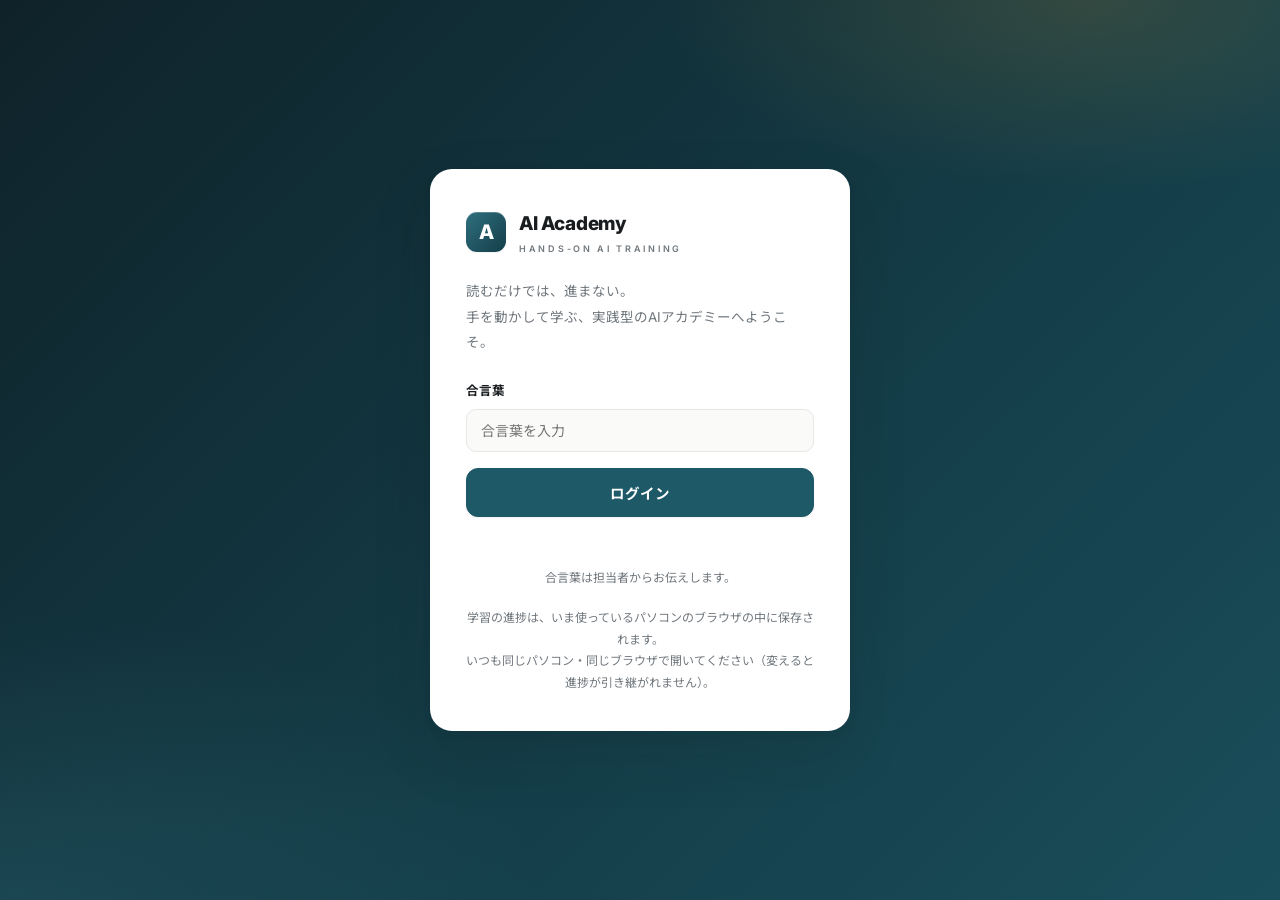
<file: index.html>
<!DOCTYPE html>
<html lang="ja">
<head>
  <meta charset="UTF-8">
  <meta name="viewport" content="width=device-width, initial-scale=1.0">
  <meta name="robots" content="noindex, nofollow">
  <title>AI Academy</title>
  <link rel="icon" href="data:image/svg+xml,%3Csvg xmlns='http://www.w3.org/2000/svg' viewBox='0 0 32 32'%3E%3Crect width='32' height='32' rx='8' fill='%231D5967'/%3E%3Ctext x='16' y='22.5' font-size='18' font-weight='700' text-anchor='middle' fill='white' font-family='Inter,sans-serif'%3EA%3C/text%3E%3C/svg%3E">
  <link rel="preconnect" href="https://fonts.googleapis.com">
  <link rel="preconnect" href="https://fonts.gstatic.com" crossorigin>
  <link href="https://fonts.googleapis.com/css2?family=Inter:wght@400;500;600;700;800&family=Noto+Sans+JP:wght@400;500;700;800&display=swap" rel="stylesheet">
  <link rel="stylesheet" href="css/style.css?v=13">
</head>
<body>
  <header class="site-header">
    <div class="header-inner">
      <a class="brand" href="#/dashboard" aria-label="AI Academy トップへ">
        <span class="brand-mark" aria-hidden="true">A</span>
        <span class="brand-text">
          <span class="brand-title">AI Academy</span>
          <span class="brand-sub">HANDS-ON AI TRAINING</span>
        </span>
      </a>
      <div class="header-right">
        <span class="learner"><span class="learner-avatar" aria-hidden="true"></span><strong id="learnerName">—</strong></span>
        <a href="#" class="reset-link" id="resetLink">進捗リセット</a>
        <a href="#" class="reset-link" id="logoutLink">ログアウト</a>
      </div>
    </div>
  </header>

  <main id="app"><div class="boot-note">読み込み中…</div></main>

  <footer class="site-footer">
    <p class="footer-note">Claude Code をこれから学ぶ人のためのオンラインアカデミー。各レッスンは「実際に手を動かして作る」ことで進みます。</p>
  </footer>

  <script type="module" src="js/app.js?v=13"></script>
</body>
</html>
</file>
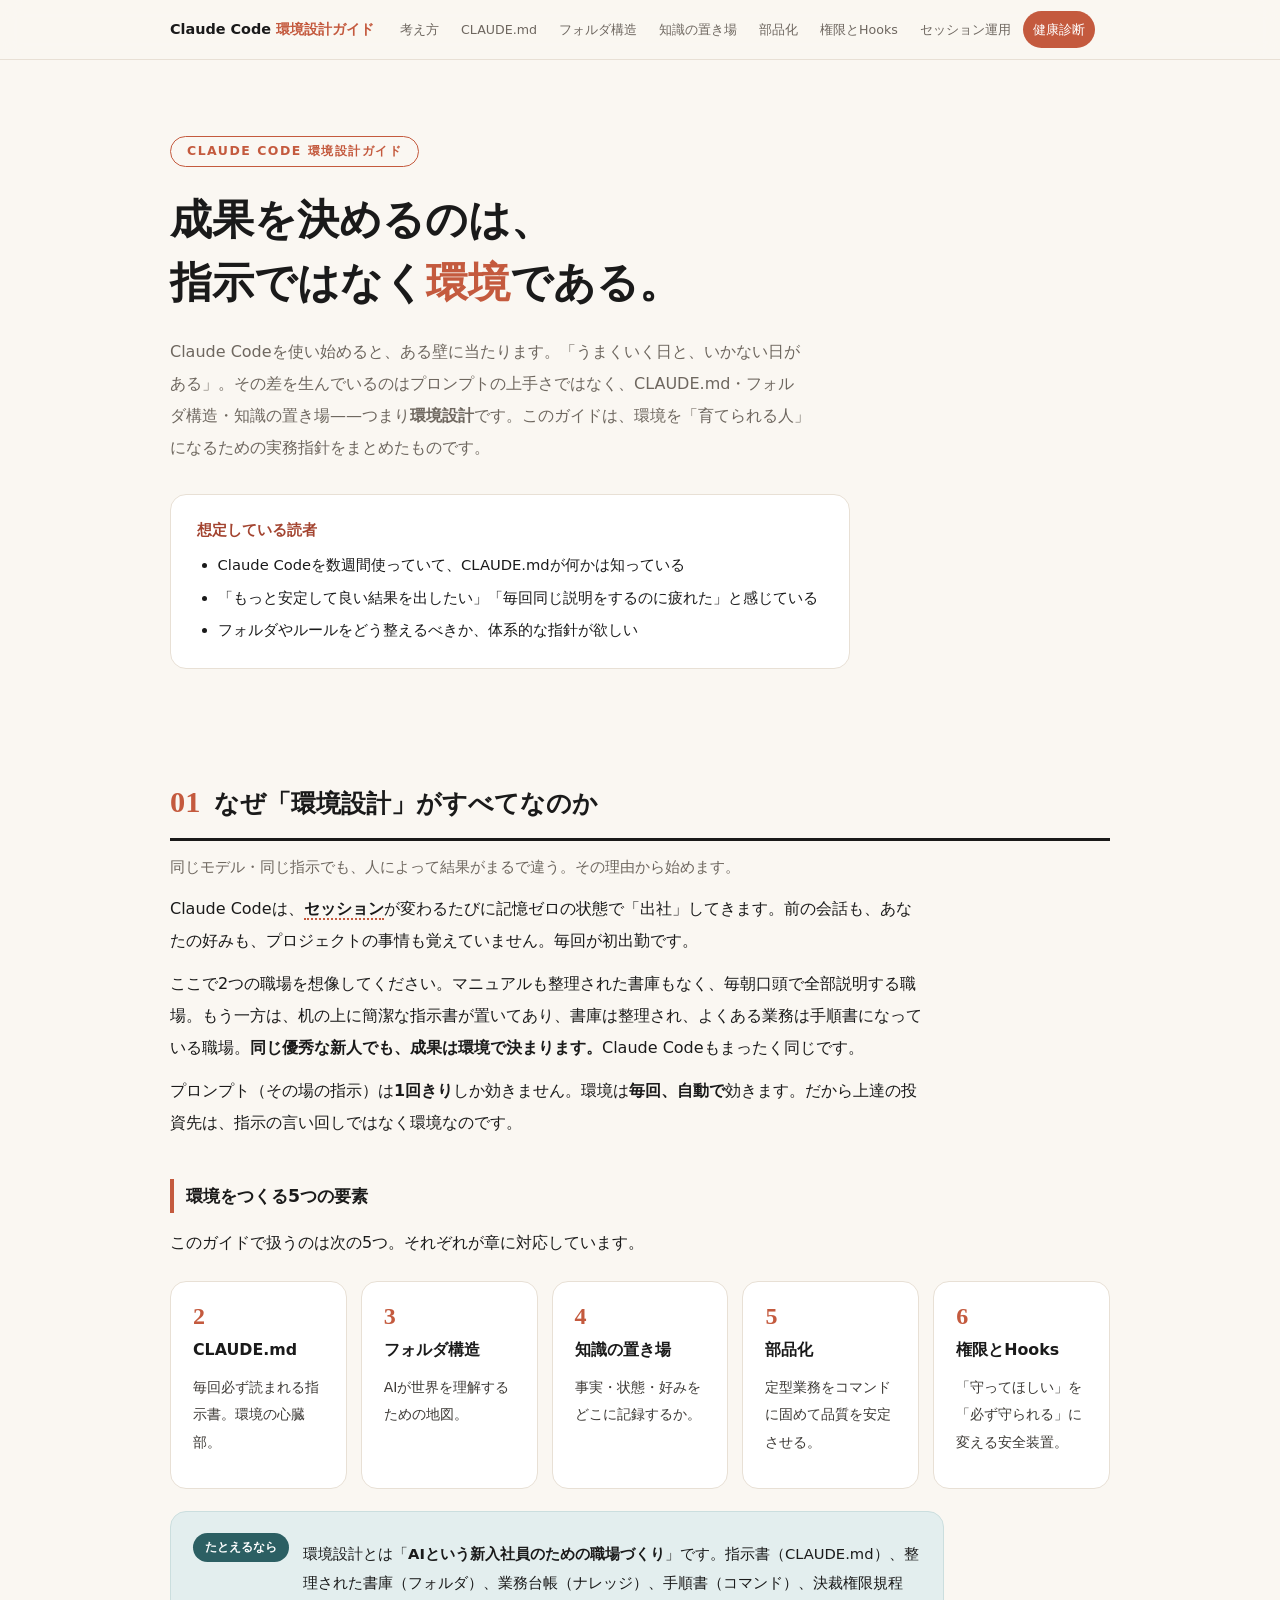
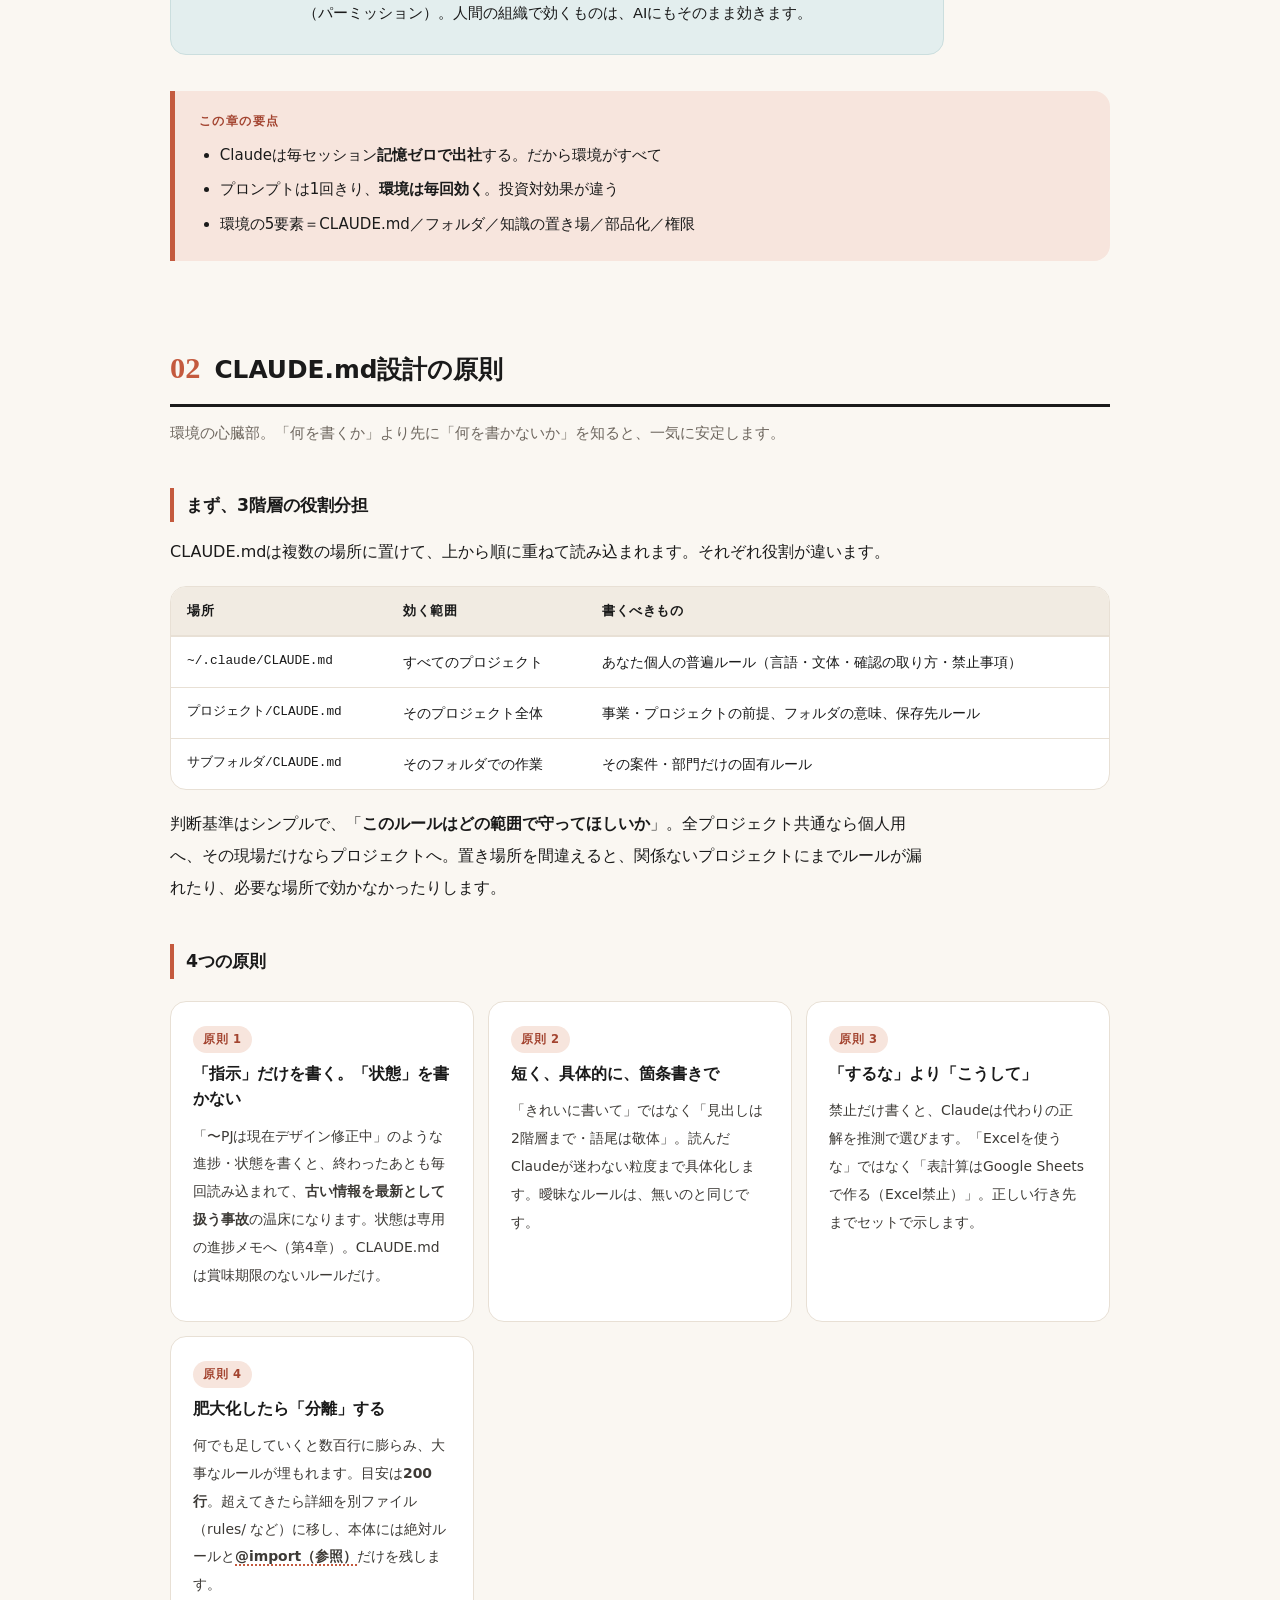
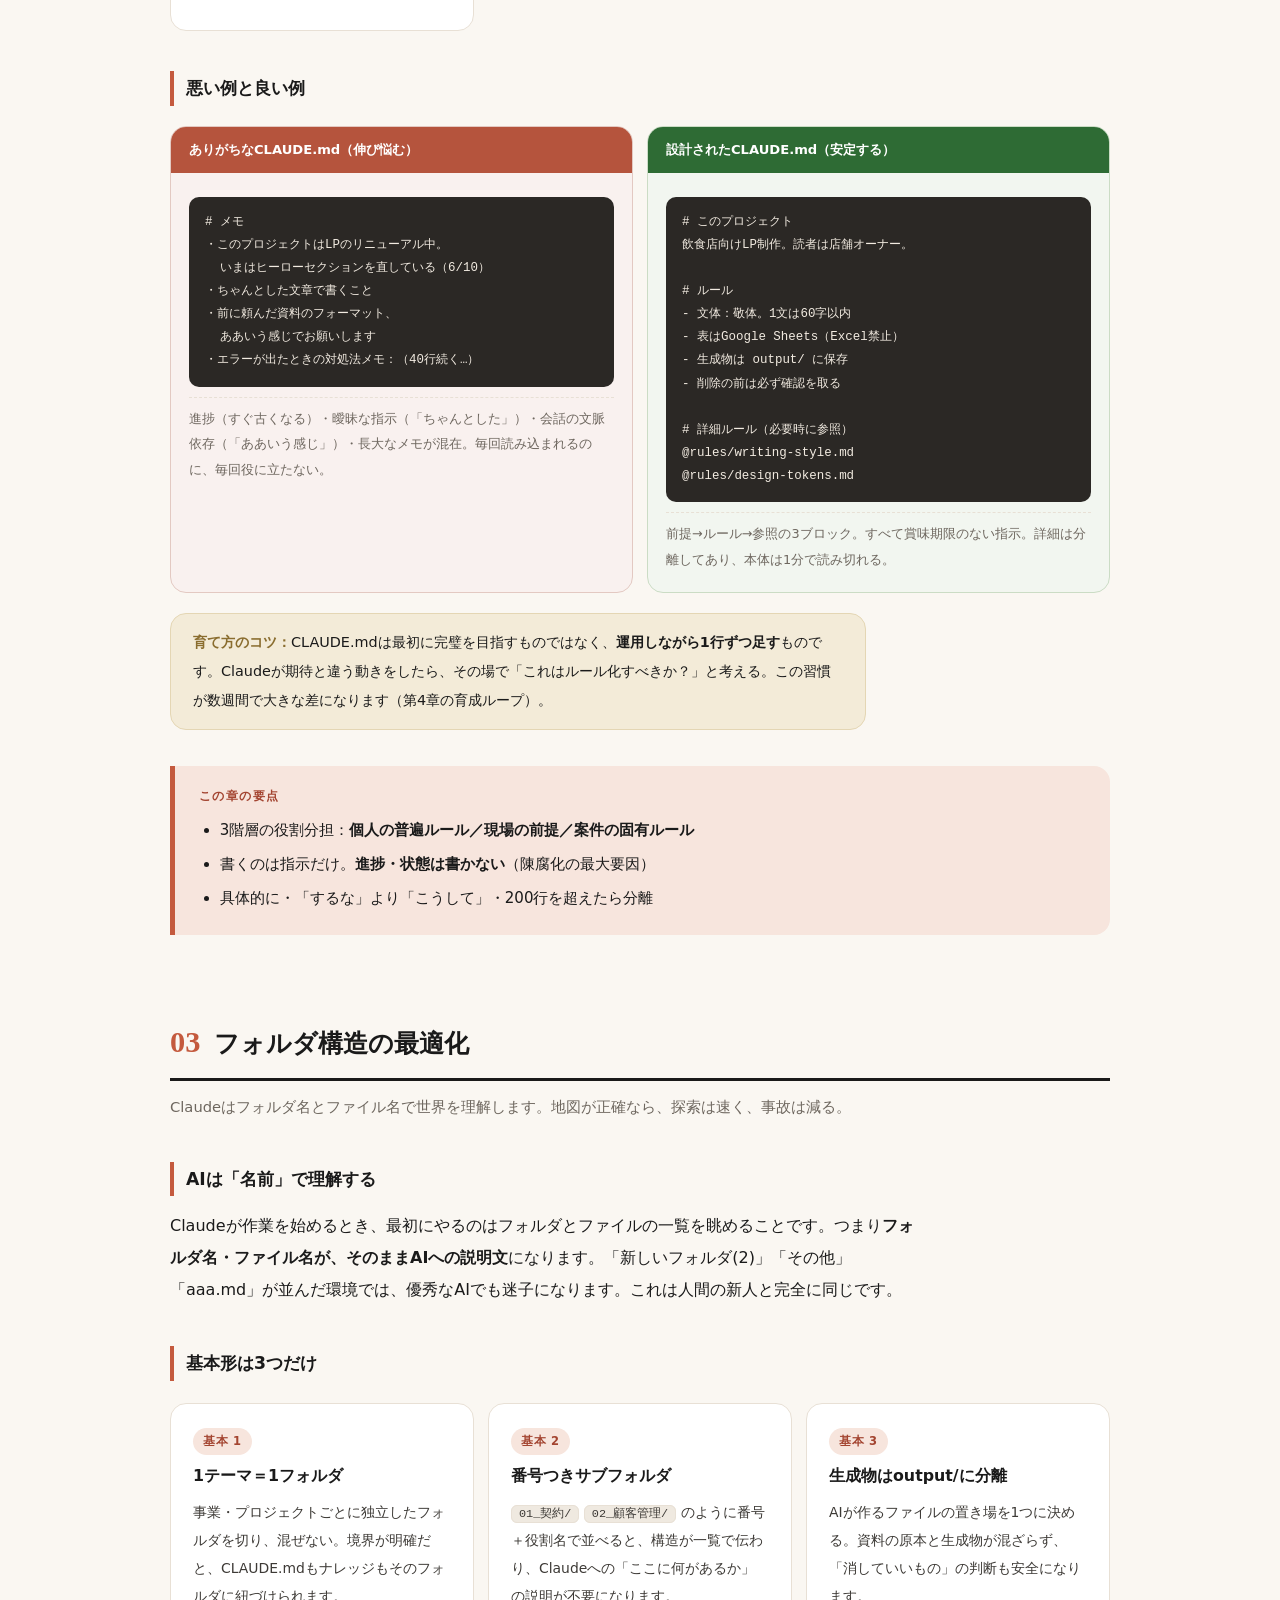
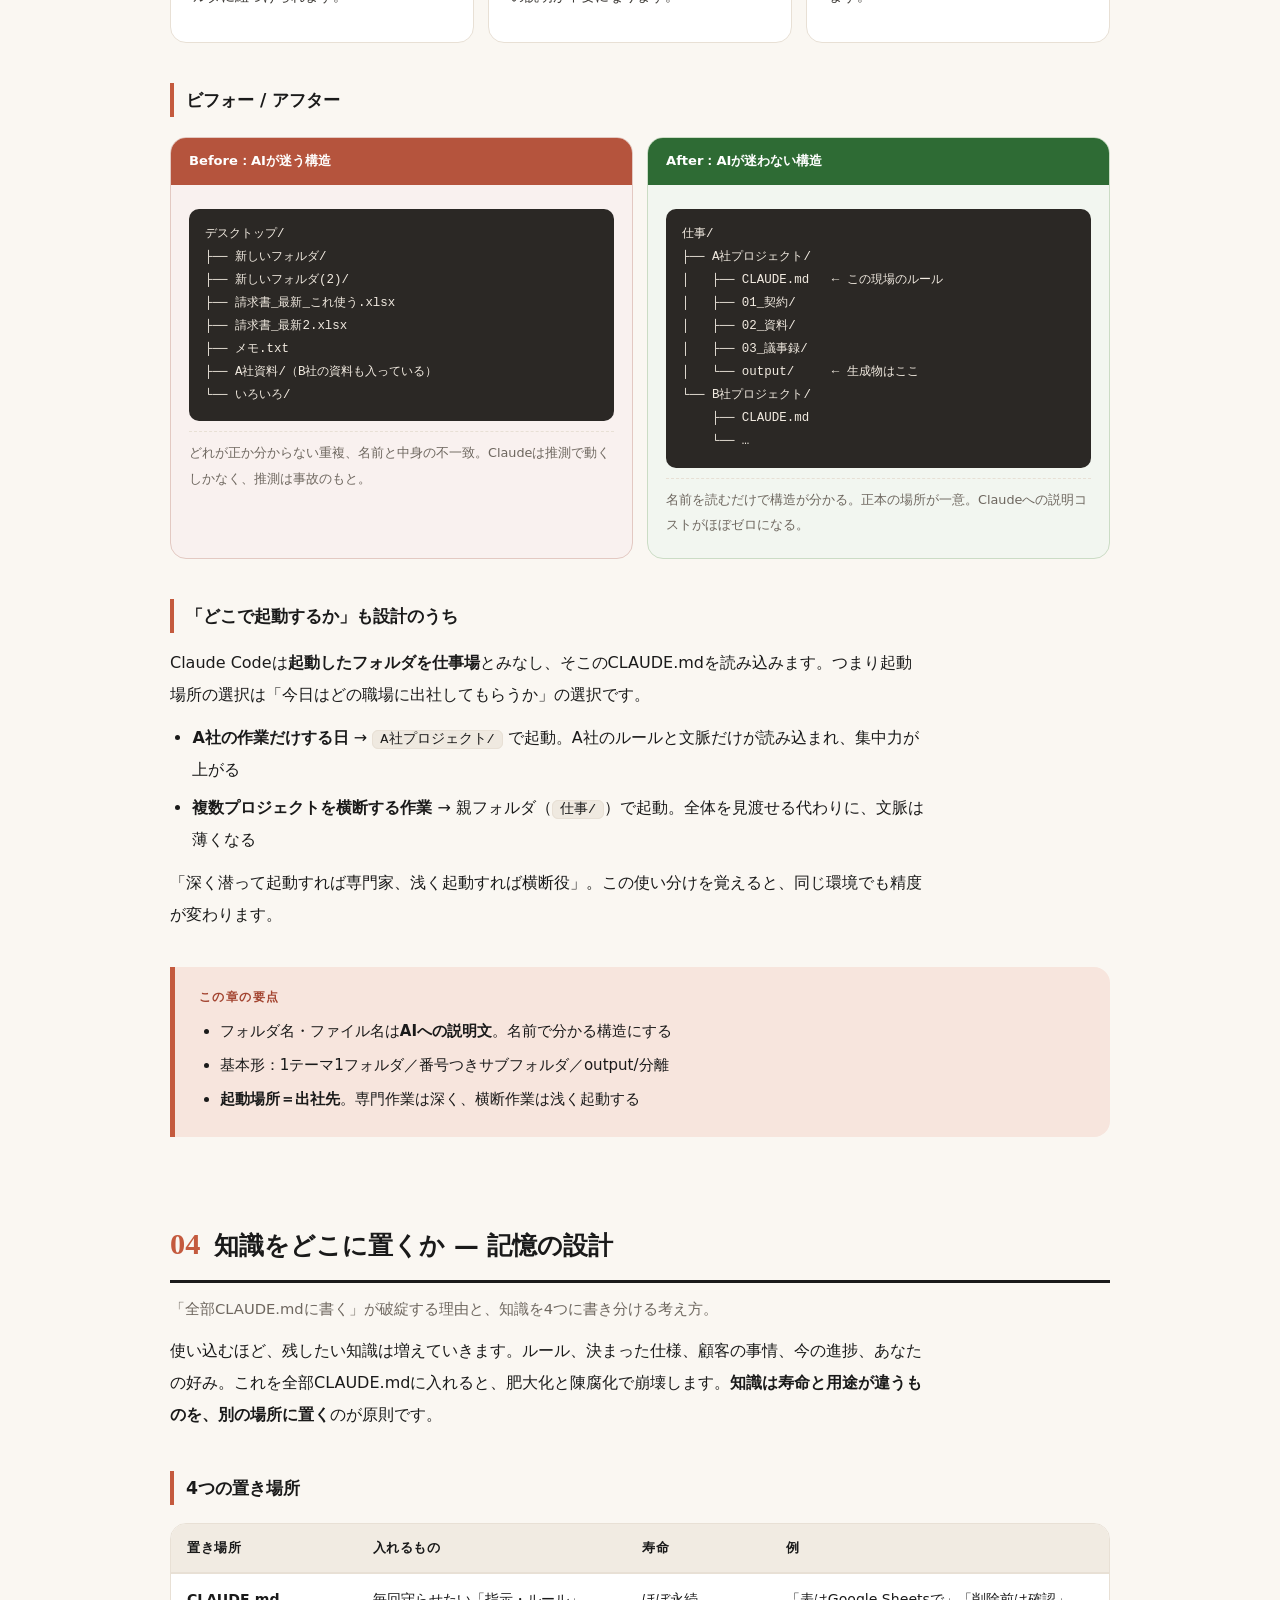
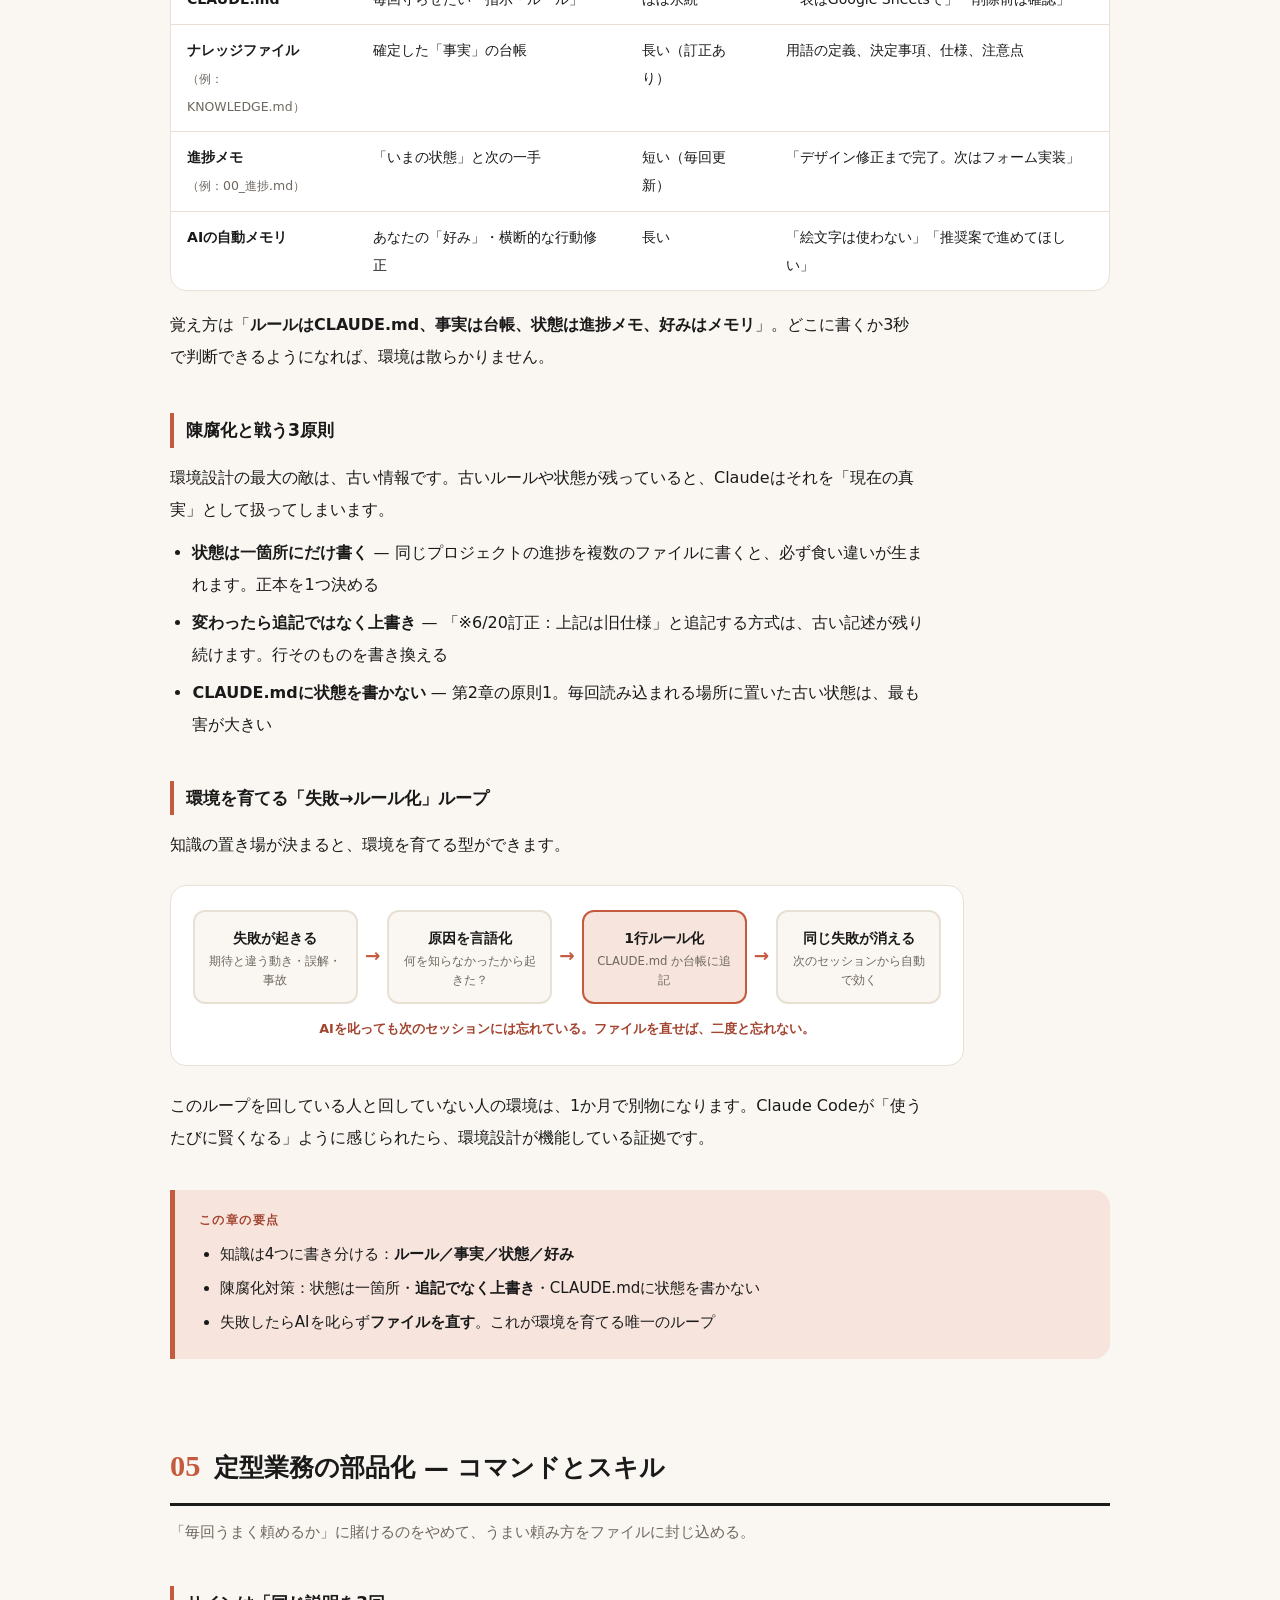
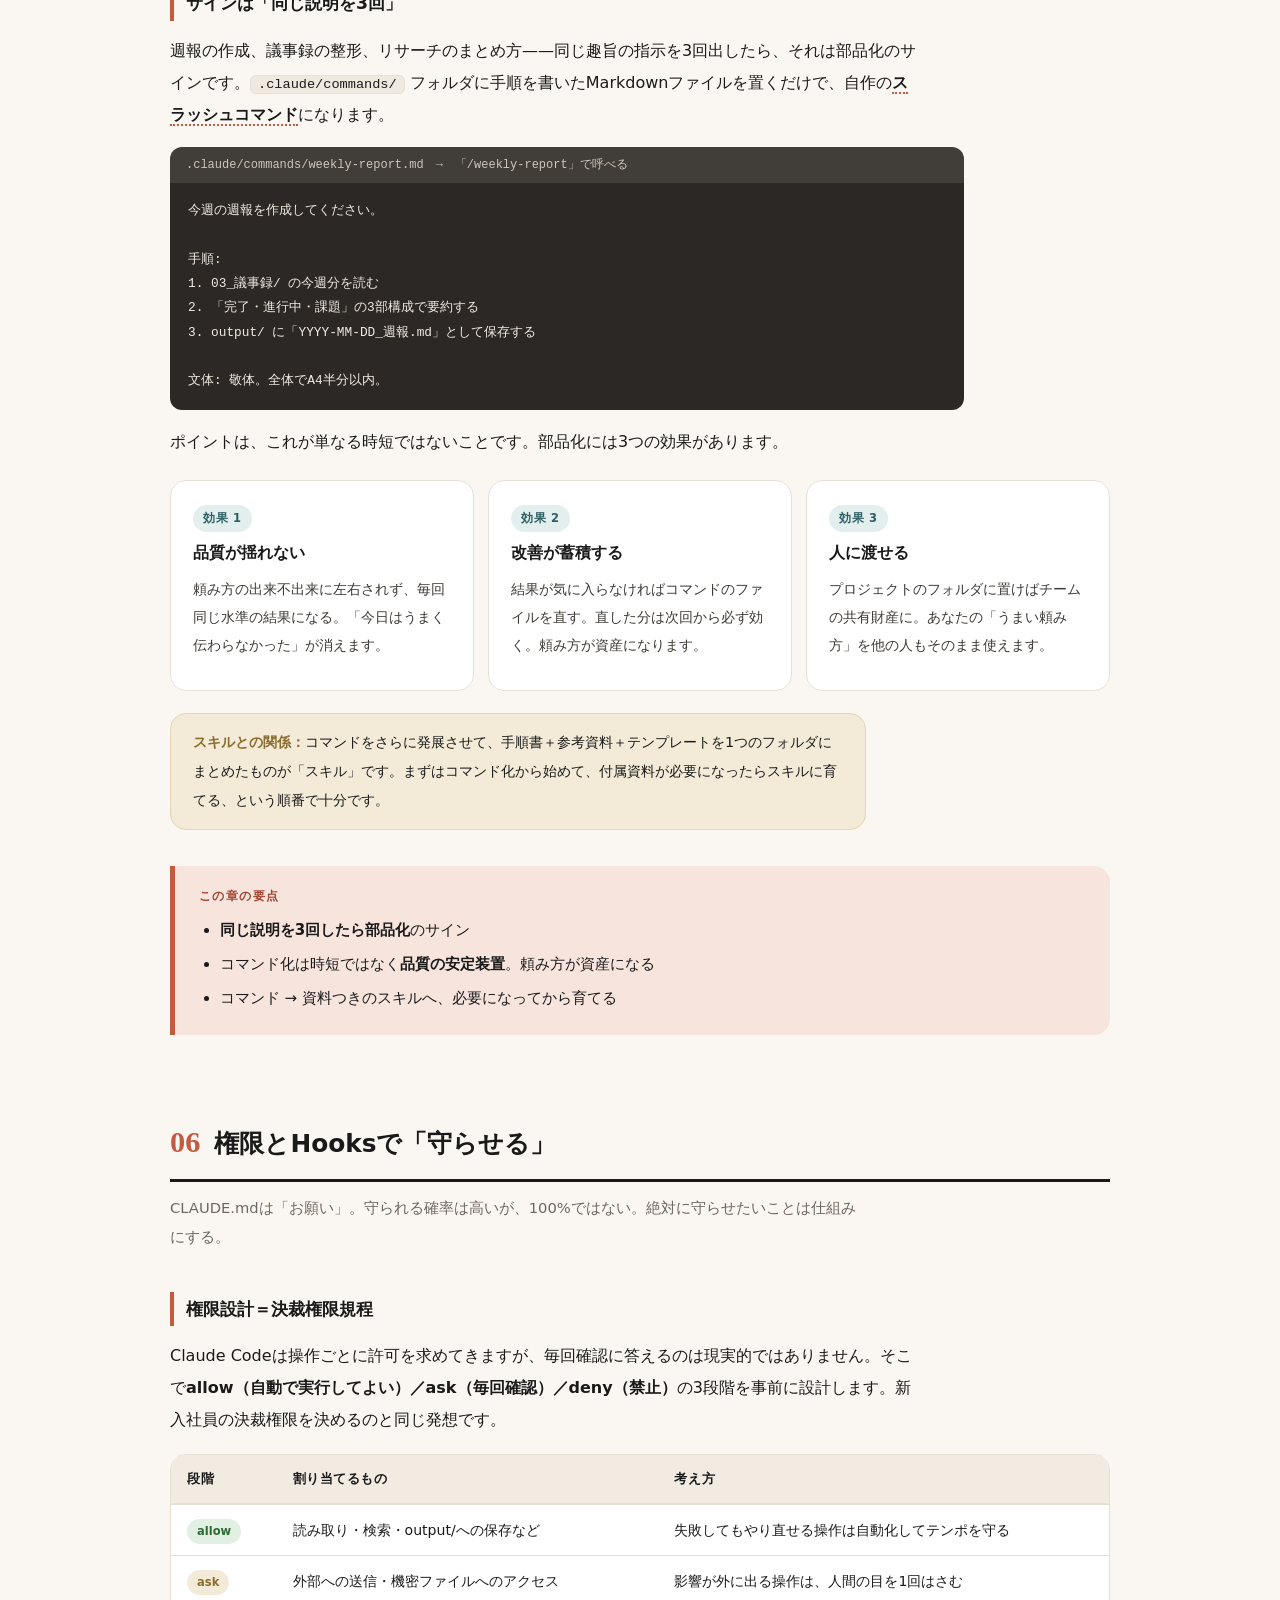
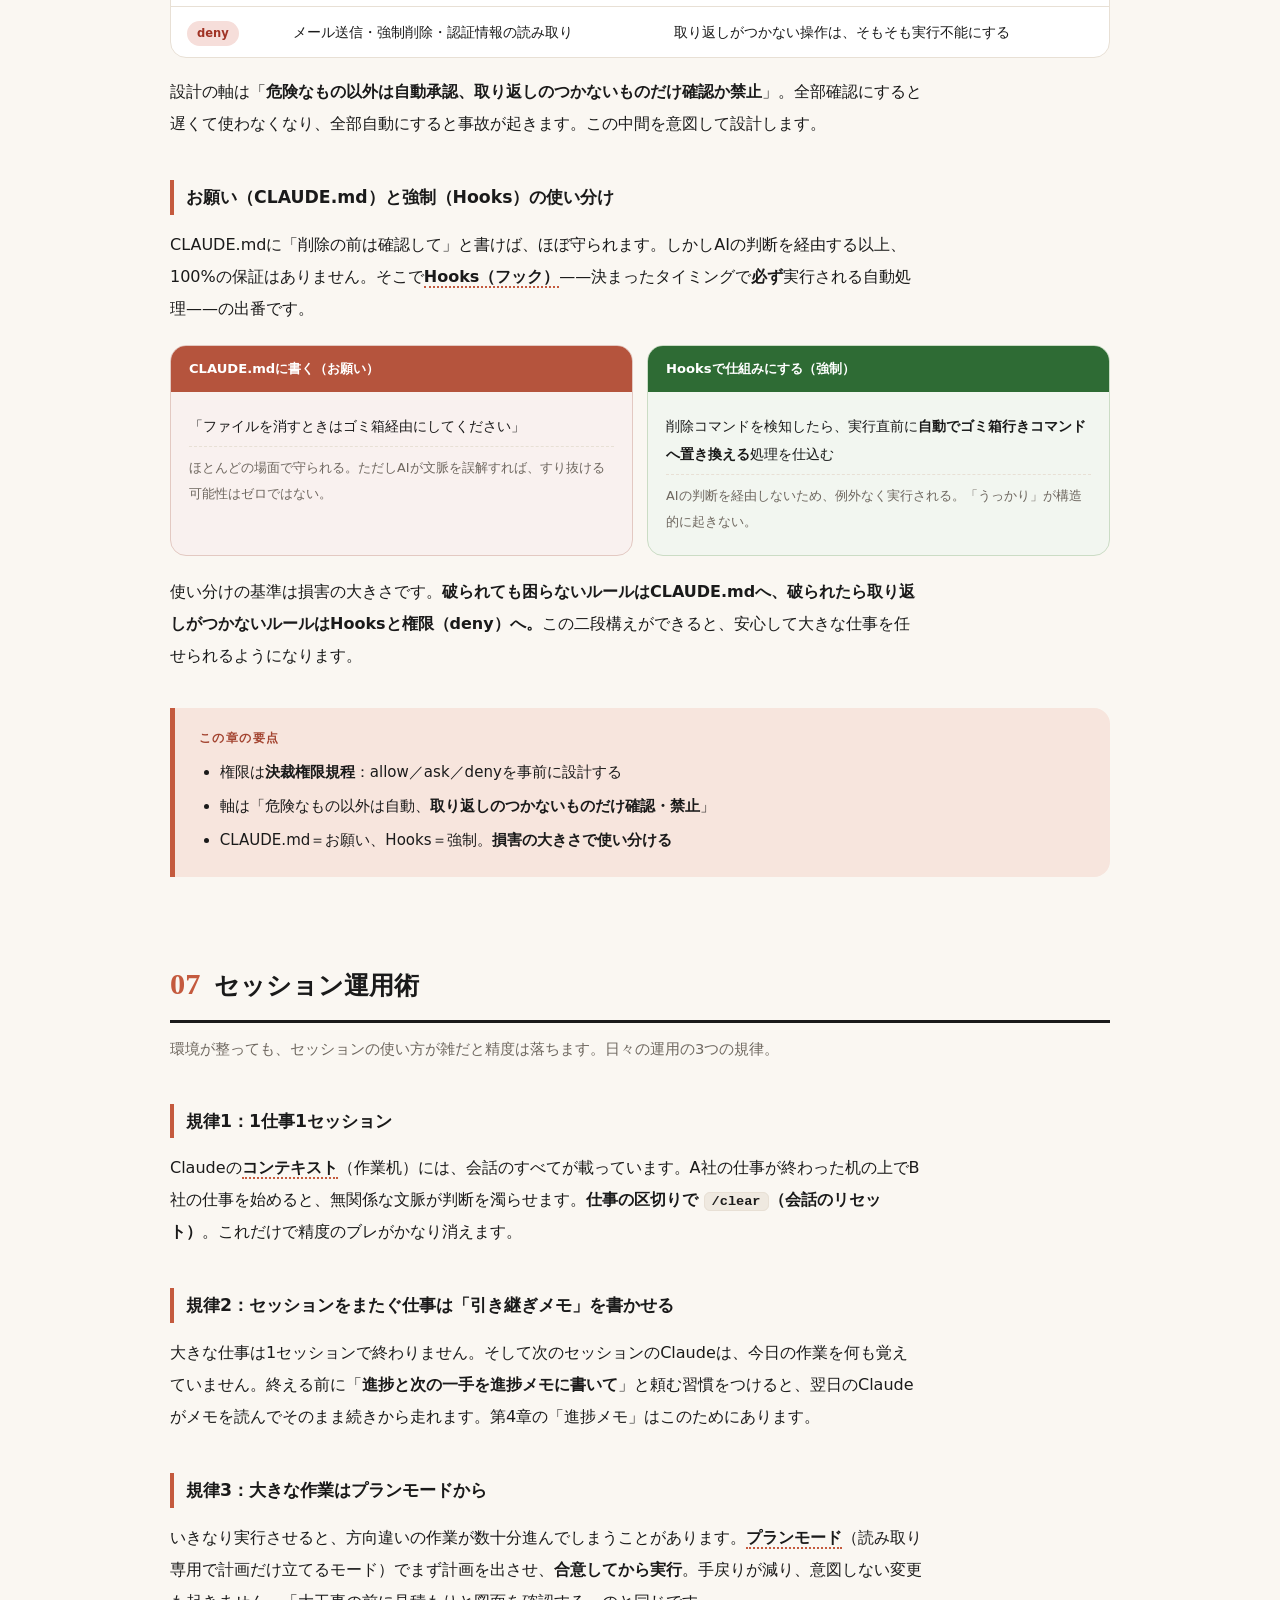
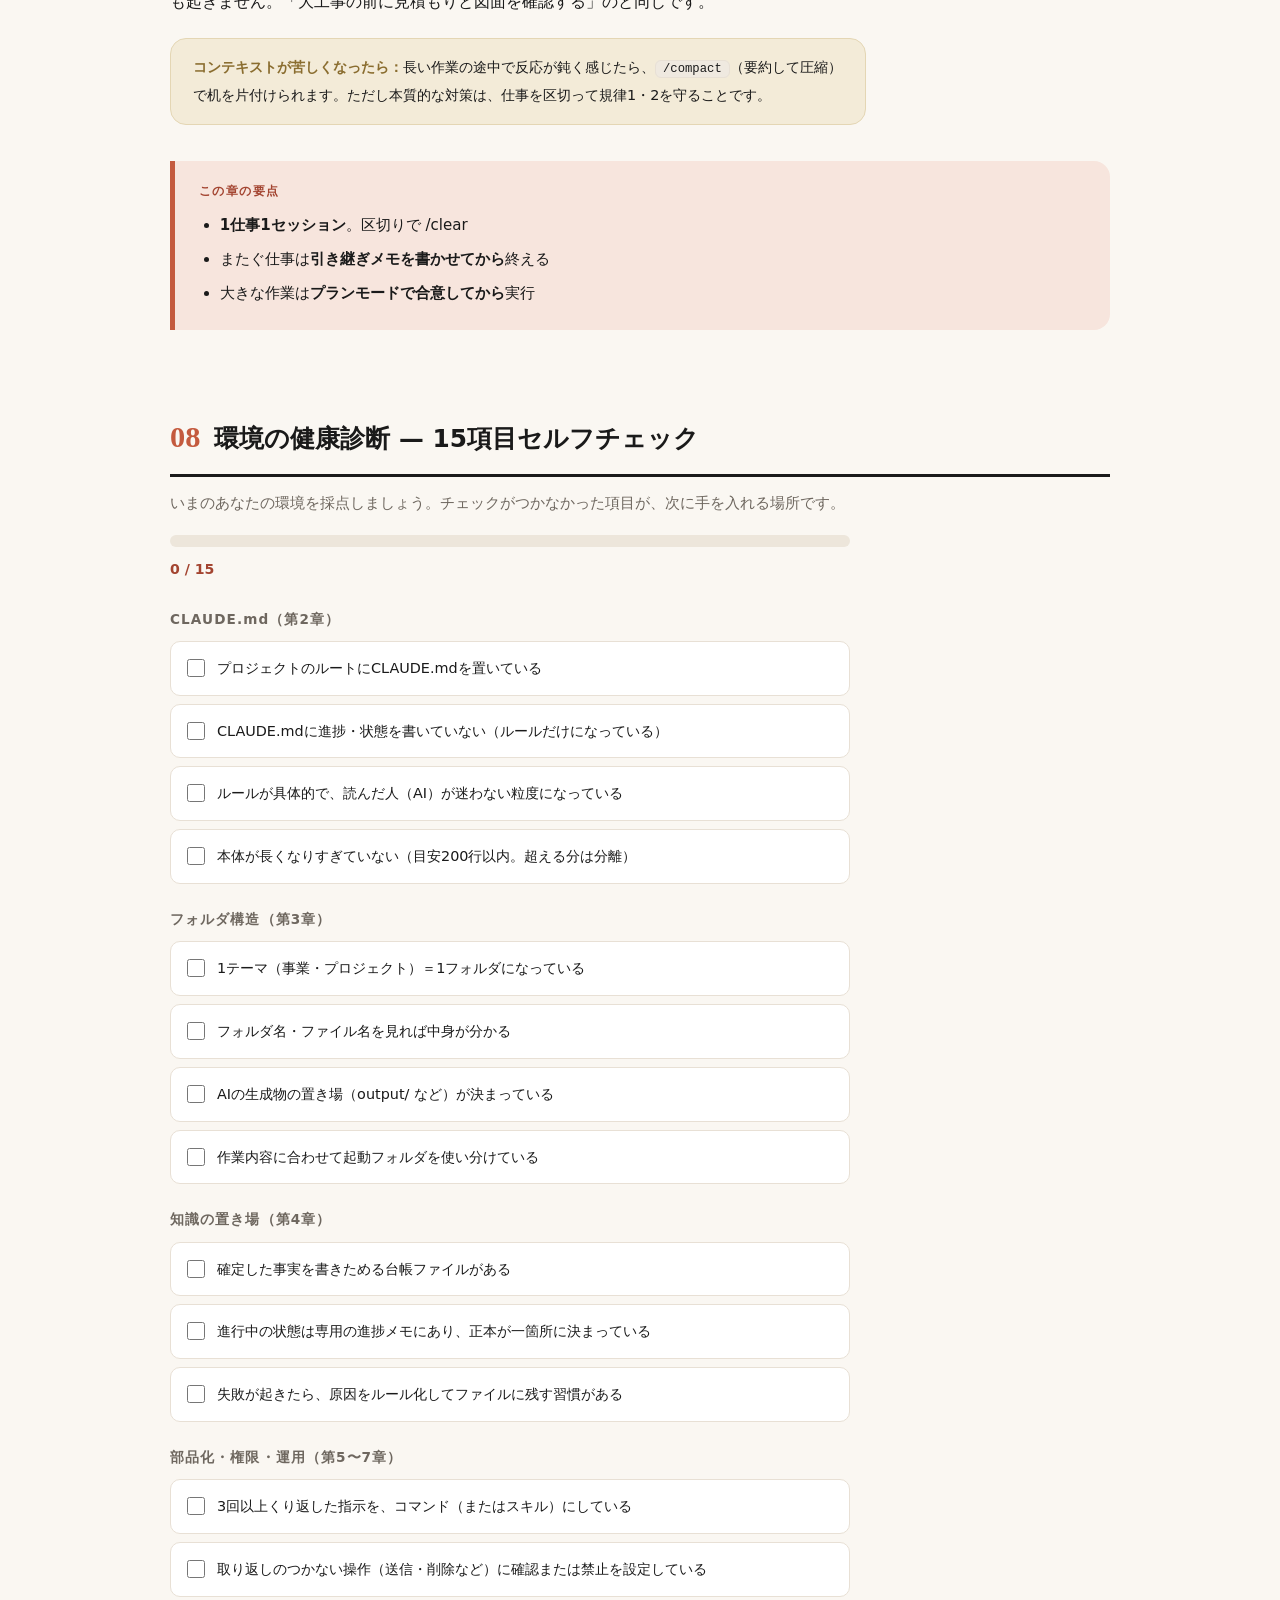
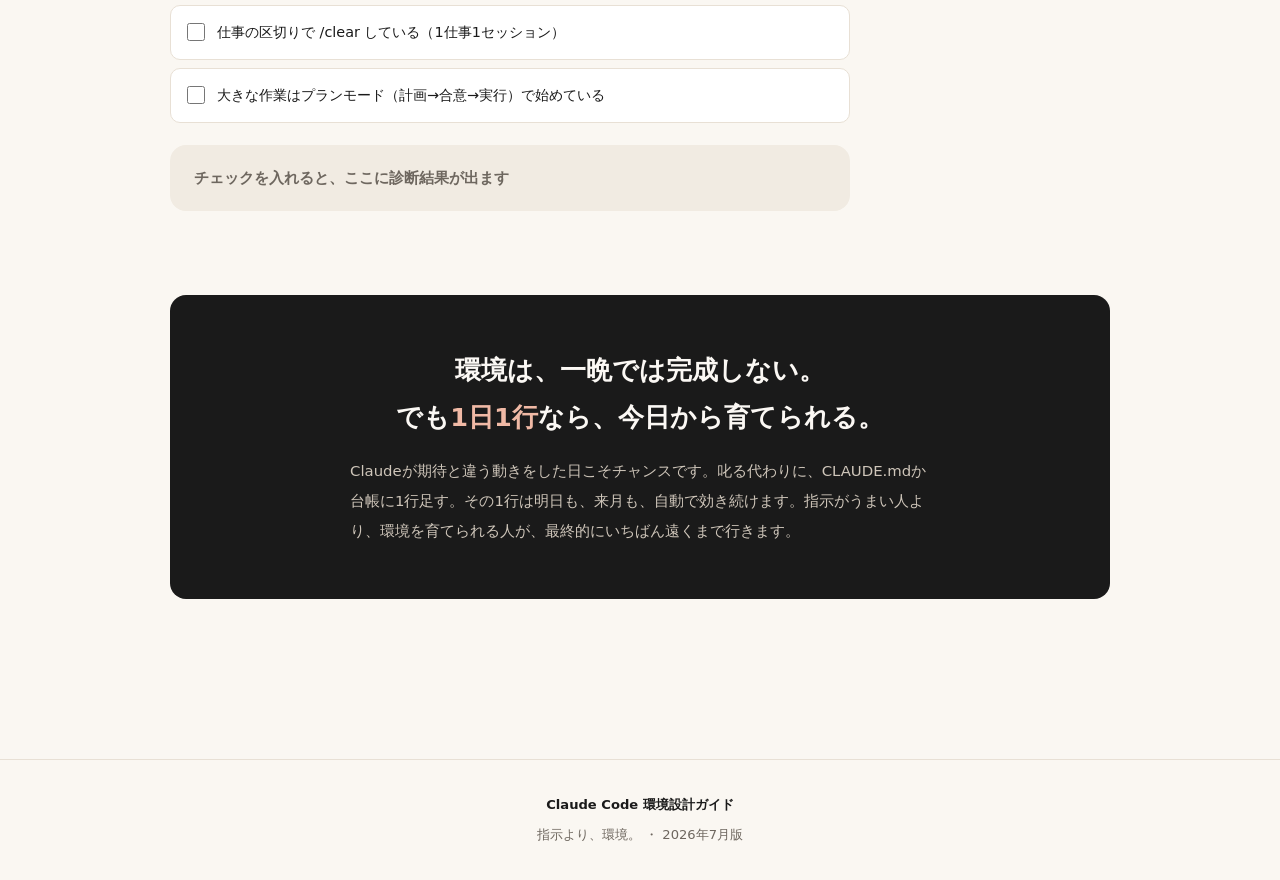
<file: guide/index.html>
<!DOCTYPE html>
<html lang="ja">
<head>
<meta charset="UTF-8">
<meta name="viewport" content="width=device-width, initial-scale=1.0">
<title>Claude Code 環境設計ガイド — 指示より、環境。</title>
<meta name="description" content="CLAUDE.mdとフォルダ構成の最適化を始めた人のための実務ガイド。成果を決めるのはプロンプトの上手さではなく環境設計。">
<style>
:root{
  --bg:#FAF7F2;
  --surface:#FFFFFF;
  --ink:#1A1A1A;
  --muted:#6E675F;
  --accent:#C45A3E;
  --accent-deep:#A34430;
  --accent-soft:#F7E5DD;
  --teal:#2C5F63;
  --teal-soft:#E3EEEE;
  --gold:#8A6D2F;
  --gold-soft:#F3EBD8;
  --line:#E8E0D5;
  --code-bg:#2B2825;
  --code-ink:#F2EBE1;
  --radius:16px;
  --maxw:980px;
}
*{margin:0;padding:0;box-sizing:border-box}
html{scroll-padding-top:80px}
body{
  font-family:"Hiragino Kaku Gothic ProN","Hiragino Sans","Yu Gothic Medium","Noto Sans JP",system-ui,-apple-system,sans-serif;
  background:var(--bg);color:var(--ink);
  font-size:16px;line-height:2;
  font-feature-settings:"palt";
  -webkit-font-smoothing:antialiased;
}
::selection{background:var(--accent-soft)}

/* ---------- header ---------- */
header.site{
  position:sticky;top:0;z-index:100;
  background:rgba(250,247,242,.93);backdrop-filter:blur(10px);
  border-bottom:1px solid var(--line);
}
.nav-inner{max-width:var(--maxw);margin:0 auto;padding:11px 20px;display:flex;align-items:center;gap:16px}
.brand{font-weight:800;font-size:.9rem;white-space:nowrap}
.brand b{color:var(--accent)}
nav.toc{display:flex;gap:2px;overflow-x:auto;scrollbar-width:none}
nav.toc::-webkit-scrollbar{display:none}
nav.toc a{
  font-size:.79rem;color:var(--muted);text-decoration:none;white-space:nowrap;
  padding:6px 10px;border-radius:999px;transition:.15s;
}
nav.toc a:hover{color:var(--ink);background:var(--accent-soft)}
nav.toc a.active{color:#fff;background:var(--accent)}

/* ---------- hero ---------- */
.hero{max-width:var(--maxw);margin:0 auto;padding:74px 20px 26px}
.hero .kicker{
  display:inline-block;font-size:.78rem;font-weight:700;color:var(--accent);
  border:1px solid var(--accent);border-radius:999px;padding:2px 16px;margin-bottom:22px;letter-spacing:.12em;
}
.hero h1{font-size:clamp(1.7rem,4.6vw,2.6rem);line-height:1.5;font-weight:900}
.hero h1 .em{color:var(--accent)}
.hero p.lede{margin-top:22px;font-size:1rem;color:var(--muted);max-width:640px}
.hero .forwho{
  margin-top:30px;background:var(--surface);border:1px solid var(--line);
  border-radius:var(--radius);padding:20px 26px;max-width:680px;font-size:.92rem;
}
.hero .forwho b{color:var(--accent-deep)}
.hero .forwho ul{margin:6px 0 0 1.4em}
.hero .forwho li{margin:3px 0}

/* ---------- layout ---------- */
main{max-width:var(--maxw);margin:0 auto;padding:0 20px 90px}
section.chapter{margin-top:84px;scroll-margin-top:80px}
.ch-head{display:flex;align-items:baseline;gap:14px;border-bottom:3px solid var(--ink);padding-bottom:10px;margin-bottom:8px}
.ch-head .no{font-size:1.9rem;font-weight:900;color:var(--accent);font-family:Georgia,serif;line-height:1}
.ch-head h2{font-size:clamp(1.25rem,3vw,1.55rem);font-weight:800}
.ch-sub{color:var(--muted);font-size:.92rem;margin-bottom:26px}
section.chapter h3{
  font-size:1.08rem;font-weight:800;margin:40px 0 14px;
  padding-left:12px;border-left:4px solid var(--accent);
}
section.chapter p{margin:11px 0;max-width:74ch}
section.chapter ul.plain{margin:10px 0 10px 1.4em;max-width:72ch}
section.chapter ul.plain li{margin:6px 0}

/* ---------- term tooltip ---------- */
.term{border-bottom:2px dotted var(--accent);cursor:help;font-weight:600;-webkit-tap-highlight-color:transparent}
.term:focus-visible{outline:2px solid var(--accent);outline-offset:2px;border-radius:3px}
#tooltip{
  position:absolute;z-index:200;max-width:330px;background:var(--ink);color:#FBF8F4;
  border-radius:10px;padding:12px 15px;font-size:.83rem;line-height:1.8;
  box-shadow:0 10px 30px rgba(26,26,26,.28);display:none;
}
#tooltip .tt-name{font-weight:800;color:#F0B9A5;display:block;font-size:.86rem}

/* ---------- boxes ---------- */
.takeaway{
  margin:36px 0 6px;background:var(--accent-soft);border-left:5px solid var(--accent);
  border-radius:0 var(--radius) var(--radius) 0;padding:18px 24px;
}
.takeaway .tl{font-size:.78rem;font-weight:800;color:var(--accent-deep);letter-spacing:.12em;display:block;margin-bottom:6px}
.takeaway ul{margin-left:1.3em}
.takeaway li{margin:4px 0;font-size:.94rem}
.analogy{
  margin:22px 0;background:var(--teal-soft);border:1px solid #CBDEDE;border-radius:var(--radius);
  padding:16px 22px;display:flex;gap:14px;align-items:flex-start;max-width:76ch;
}
.analogy .a-mark{flex:none;background:var(--teal);color:#fff;font-size:.72rem;font-weight:800;padding:3px 12px;border-radius:999px;margin-top:5px;white-space:nowrap}
.analogy p{margin:0;font-size:.92rem}
.note{
  margin:20px 0;background:var(--gold-soft);border:1px solid #E4D6B4;border-radius:var(--radius);
  padding:14px 22px;font-size:.9rem;max-width:76ch;
}
.note b:first-child{color:var(--gold)}

/* ---------- cards ---------- */
.cards{display:grid;gap:14px;margin:22px 0}
.cards.c5{grid-template-columns:repeat(auto-fit,minmax(175px,1fr))}
.cards.c3{grid-template-columns:repeat(auto-fit,minmax(240px,1fr))}
.cards.c2{grid-template-columns:repeat(auto-fit,minmax(280px,1fr))}
.card{background:var(--surface);border:1px solid var(--line);border-radius:var(--radius);padding:20px 22px}
.card .c-no{font-family:Georgia,serif;font-size:1.5rem;font-weight:900;color:var(--accent);line-height:1.2;display:block;margin-bottom:6px}
.card .c-tag{
  display:inline-block;font-size:.72rem;font-weight:800;letter-spacing:.06em;
  padding:2px 10px;border-radius:999px;margin-bottom:8px;background:var(--accent-soft);color:var(--accent-deep);
}
.card .c-tag.teal{background:var(--teal-soft);color:var(--teal)}
.card h4{font-size:.99rem;font-weight:800;margin-bottom:6px;line-height:1.6}
.card p{font-size:.87rem;color:#3d3a36;margin:3px 0;max-width:none}

/* ---------- good/bad compare ---------- */
.gb{display:grid;grid-template-columns:repeat(auto-fit,minmax(300px,1fr));gap:14px;margin:20px 0}
.gb>div{border-radius:var(--radius);overflow:hidden;border:1px solid}
.gb .b{background:#F9F1EF;border-color:#E3C9C2}
.gb .g{background:#F2F6F0;border-color:#CBDCC5}
.gb .gb-head{padding:10px 18px;font-size:.82rem;font-weight:800;color:#fff}
.gb .b .gb-head{background:#B5543D}
.gb .g .gb-head{background:#2E6B34}
.gb .gb-body{padding:14px 18px;font-size:.88rem}
.gb .gb-body p{margin:6px 0;max-width:none}
.gb pre{
  background:var(--code-bg);color:var(--code-ink);border-radius:10px;padding:14px 16px;
  font-family:ui-monospace,"SF Mono",Menlo,Consolas,monospace;font-size:.78rem;line-height:1.85;
  overflow-x:auto;margin:10px 0;
}
.gb .why{font-size:.8rem;color:var(--muted);border-top:1px dashed var(--line);padding-top:8px;margin-top:10px}

/* ---------- code / tree ---------- */
.codebox{margin:16px 0;border-radius:12px;overflow:hidden;max-width:78ch}
.codebox .cb-title{background:#413D38;color:#CFC6BA;font-size:.75rem;padding:6px 16px;font-family:ui-monospace,Menlo,monospace}
.codebox pre{
  background:var(--code-bg);color:var(--code-ink);padding:16px 18px;overflow-x:auto;
  font-family:ui-monospace,"SF Mono",Menlo,Consolas,monospace;font-size:.8rem;line-height:1.9;
}
.codebox .cm{color:#9C948A}
.codebox .ck{color:#F0B9A5}
code.inline{
  font-family:ui-monospace,"SF Mono",Menlo,Consolas,monospace;font-size:.85em;
  background:#EFE9E0;border:1px solid var(--line);border-radius:6px;padding:1px 7px;white-space:nowrap;
}

/* ---------- tables ---------- */
.tblwrap{overflow-x:auto;margin:18px 0;border:1px solid var(--line);border-radius:var(--radius);background:var(--surface)}
table{border-collapse:collapse;width:100%;font-size:.88rem;min-width:560px}
th{background:#F1EBE2;text-align:left;font-size:.8rem;letter-spacing:.04em;padding:11px 16px;border-bottom:2px solid var(--line);white-space:nowrap}
td{padding:11px 16px;border-bottom:1px solid var(--line);vertical-align:top}
tr:last-child td{border-bottom:none}
td.mono{font-family:ui-monospace,"SF Mono",Menlo,Consolas,monospace;font-size:.8rem;white-space:nowrap}
td .lv{display:inline-block;font-size:.72rem;font-weight:800;border-radius:999px;padding:1px 10px;white-space:nowrap}
.lv.ok{background:#E2EFE3;color:#2E6B34}
.lv.ask{background:var(--gold-soft);color:var(--gold)}
.lv.no{background:#F6DEDA;color:#A03325}

/* ---------- loop diagram ---------- */
.cyclewrap{margin:24px 0;background:var(--surface);border:1px solid var(--line);border-radius:var(--radius);padding:24px 22px;max-width:78ch}
.cycle{display:flex;align-items:stretch;flex-wrap:nowrap}
.cycle .cstep{flex:1;min-width:0;background:var(--bg);border:2px solid var(--line);border-radius:12px;padding:12px 10px;text-align:center}
.cycle .cstep.hot{border-color:var(--accent);background:var(--accent-soft)}
.cycle .cstep .ct{font-weight:800;font-size:.88rem;display:block}
.cycle .cstep .cd{font-size:.73rem;color:var(--muted);display:block;line-height:1.6}
.cycle .carr{flex:none;display:flex;align-items:center;padding:0 7px;color:var(--accent);font-weight:900;font-size:1.15rem}
@media(max-width:680px){
  .cycle{flex-direction:column}
  .cycle .carr{transform:rotate(90deg);justify-content:center;padding:2px 0}
}
.cycle-note{text-align:center;font-size:.8rem;font-weight:700;color:var(--accent-deep);margin-top:12px}

/* ---------- checklist ---------- */
.check-progress{max-width:680px;margin:18px 0 8px}
.check-progress .bar{height:12px;background:#EDE6DB;border-radius:999px;overflow:hidden}
.check-progress .fill{height:100%;width:0%;background:linear-gradient(90deg,var(--accent),#D9825F);border-radius:999px;transition:width .3s}
.check-progress .ct{font-size:.88rem;font-weight:800;color:var(--accent-deep);margin-top:8px}
.ckgroup{max-width:680px;margin:22px 0}
.ckgroup h4{font-size:.85rem;font-weight:800;color:var(--muted);letter-spacing:.08em;margin-bottom:8px}
ul.checklist{list-style:none;margin:0}
ul.checklist li{margin:8px 0}
ul.checklist label{
  display:flex;gap:12px;align-items:flex-start;background:var(--surface);border:1px solid var(--line);
  border-radius:10px;padding:12px 16px;cursor:pointer;transition:.15s;font-size:.9rem;
}
ul.checklist label:hover{border-color:var(--accent)}
ul.checklist label.on{border-color:var(--accent);background:var(--accent-soft)}
ul.checklist input{width:18px;height:18px;margin-top:5px;accent-color:var(--accent);flex:none}
.ck-verdict{
  max-width:680px;margin:20px 0 0;border-radius:var(--radius);padding:18px 24px;
  background:#F1EBE2;color:var(--muted);font-size:.94rem;font-weight:700;transition:.2s;
}
.ck-verdict.lit{background:var(--ink);color:#FBF8F4}
.ck-verdict .v-score{font-family:Georgia,serif;font-size:1.5rem;font-weight:900;color:var(--accent);margin-right:10px}

/* ---------- closing ---------- */
.closing{
  margin-top:84px;background:var(--ink);border-radius:var(--radius);
  padding:52px 30px;text-align:center;color:#FBF8F4;
}
.closing h2{font-size:clamp(1.25rem,3.2vw,1.6rem);font-weight:900;line-height:1.85}
.closing h2 .em{color:#F0B9A5}
.closing p{color:#CFC6BA;font-size:.93rem;max-width:580px;margin:16px auto 0;text-align:left}

footer.site{border-top:1px solid var(--line);margin-top:70px;padding:32px 20px;text-align:center;color:var(--muted);font-size:.82rem}
footer.site .fbrand{font-weight:800;color:var(--ink);margin-bottom:4px}

@media(max-width:640px){ body{font-size:15.5px} .hero{padding-top:54px} }
</style>
</head>
<body>

<header class="site">
  <div class="nav-inner">
    <div class="brand">Claude Code <b>環境設計ガイド</b></div>
    <nav class="toc" id="toc">
      <a href="#why">考え方</a>
      <a href="#claudemd">CLAUDE.md</a>
      <a href="#folders">フォルダ構造</a>
      <a href="#knowledge">知識の置き場</a>
      <a href="#commands">部品化</a>
      <a href="#guard">権限とHooks</a>
      <a href="#session">セッション運用</a>
      <a href="#check">健康診断</a>
    </nav>
  </div>
</header>

<div class="hero">
  <span class="kicker">CLAUDE CODE 環境設計ガイド</span>
  <h1>成果を決めるのは、<br>指示ではなく<span class="em">環境</span>である。</h1>
  <p class="lede">Claude Codeを使い始めると、ある壁に当たります。「うまくいく日と、いかない日がある」。その差を生んでいるのはプロンプトの上手さではなく、CLAUDE.md・フォルダ構造・知識の置き場——つまり<b>環境設計</b>です。このガイドは、環境を「育てられる人」になるための実務指針をまとめたものです。</p>
  <div class="forwho">
    <b>想定している読者</b>
    <ul>
      <li>Claude Codeを数週間使っていて、CLAUDE.mdが何かは知っている</li>
      <li>「もっと安定して良い結果を出したい」「毎回同じ説明をするのに疲れた」と感じている</li>
      <li>フォルダやルールをどう整えるべきか、体系的な指針が欲しい</li>
    </ul>
  </div>
</div>

<main>

<!-- ================================================== 1 why -->
<section class="chapter" id="why">
  <div class="ch-head"><span class="no">01</span><h2>なぜ「環境設計」がすべてなのか</h2></div>
  <p class="ch-sub">同じモデル・同じ指示でも、人によって結果がまるで違う。その理由から始めます。</p>

  <p>Claude Codeは、<span class="term" tabindex="0" data-term="セッション">セッション</span>が変わるたびに記憶ゼロの状態で「出社」してきます。前の会話も、あなたの好みも、プロジェクトの事情も覚えていません。毎回が初出勤です。</p>
  <p>ここで2つの職場を想像してください。マニュアルも整理された書庫もなく、毎朝口頭で全部説明する職場。もう一方は、机の上に簡潔な指示書が置いてあり、書庫は整理され、よくある業務は手順書になっている職場。<b>同じ優秀な新人でも、成果は環境で決まります。</b>Claude Codeもまったく同じです。</p>
  <p>プロンプト（その場の指示）は<b>1回きり</b>しか効きません。環境は<b>毎回、自動で</b>効きます。だから上達の投資先は、指示の言い回しではなく環境なのです。</p>

  <h3>環境をつくる5つの要素</h3>
  <p>このガイドで扱うのは次の5つ。それぞれが章に対応しています。</p>
  <div class="cards c5">
    <div class="card"><span class="c-no">2</span><h4>CLAUDE.md</h4><p>毎回必ず読まれる指示書。環境の心臓部。</p></div>
    <div class="card"><span class="c-no">3</span><h4>フォルダ構造</h4><p>AIが世界を理解するための地図。</p></div>
    <div class="card"><span class="c-no">4</span><h4>知識の置き場</h4><p>事実・状態・好みをどこに記録するか。</p></div>
    <div class="card"><span class="c-no">5</span><h4>部品化</h4><p>定型業務をコマンドに固めて品質を安定させる。</p></div>
    <div class="card"><span class="c-no">6</span><h4>権限とHooks</h4><p>「守ってほしい」を「必ず守られる」に変える安全装置。</p></div>
  </div>

  <div class="analogy">
    <span class="a-mark">たとえるなら</span>
    <p>環境設計とは「<b>AIという新入社員のための職場づくり</b>」です。指示書（CLAUDE.md）、整理された書庫（フォルダ）、業務台帳（ナレッジ）、手順書（コマンド）、決裁権限規程（パーミッション）。人間の組織で効くものは、AIにもそのまま効きます。</p>
  </div>

  <div class="takeaway">
    <span class="tl">この章の要点</span>
    <ul>
      <li>Claudeは毎セッション<b>記憶ゼロで出社</b>する。だから環境がすべて</li>
      <li>プロンプトは1回きり、<b>環境は毎回効く</b>。投資対効果が違う</li>
      <li>環境の5要素＝CLAUDE.md／フォルダ／知識の置き場／部品化／権限</li>
    </ul>
  </div>
</section>

<!-- ================================================== 2 claudemd -->
<section class="chapter" id="claudemd">
  <div class="ch-head"><span class="no">02</span><h2>CLAUDE.md設計の原則</h2></div>
  <p class="ch-sub">環境の心臓部。「何を書くか」より先に「何を書かないか」を知ると、一気に安定します。</p>

  <h3>まず、3階層の役割分担</h3>
  <p>CLAUDE.mdは複数の場所に置けて、上から順に重ねて読み込まれます。それぞれ役割が違います。</p>
  <div class="tblwrap"><table>
    <tr><th>場所</th><th>効く範囲</th><th>書くべきもの</th></tr>
    <tr><td class="mono">~/.claude/CLAUDE.md</td><td>すべてのプロジェクト</td><td>あなた個人の普遍ルール（言語・文体・確認の取り方・禁止事項）</td></tr>
    <tr><td class="mono">プロジェクト/CLAUDE.md</td><td>そのプロジェクト全体</td><td>事業・プロジェクトの前提、フォルダの意味、保存先ルール</td></tr>
    <tr><td class="mono">サブフォルダ/CLAUDE.md</td><td>そのフォルダでの作業</td><td>その案件・部門だけの固有ルール</td></tr>
  </table></div>
  <p>判断基準はシンプルで、「<b>このルールはどの範囲で守ってほしいか</b>」。全プロジェクト共通なら個人用へ、その現場だけならプロジェクトへ。置き場所を間違えると、関係ないプロジェクトにまでルールが漏れたり、必要な場所で効かなかったりします。</p>

  <h3>4つの原則</h3>
  <div class="cards c2">
    <div class="card"><span class="c-tag">原則 1</span><h4>「指示」だけを書く。「状態」を書かない</h4><p>「〜PJは現在デザイン修正中」のような進捗・状態を書くと、終わったあとも毎回読み込まれて、<b>古い情報を最新として扱う事故</b>の温床になります。状態は専用の進捗メモへ（第4章）。CLAUDE.mdは賞味期限のないルールだけ。</p></div>
    <div class="card"><span class="c-tag">原則 2</span><h4>短く、具体的に、箇条書きで</h4><p>「きれいに書いて」ではなく「見出しは2階層まで・語尾は敬体」。読んだClaudeが迷わない粒度まで具体化します。曖昧なルールは、無いのと同じです。</p></div>
    <div class="card"><span class="c-tag">原則 3</span><h4>「するな」より「こうして」</h4><p>禁止だけ書くと、Claudeは代わりの正解を推測で選びます。「Excelを使うな」ではなく「表計算はGoogle Sheetsで作る（Excel禁止）」。正しい行き先までセットで示します。</p></div>
    <div class="card"><span class="c-tag">原則 4</span><h4>肥大化したら「分離」する</h4><p>何でも足していくと数百行に膨らみ、大事なルールが埋もれます。目安は<b>200行</b>。超えてきたら詳細を別ファイル（rules/ など）に移し、本体には絶対ルールと<span class="term" tabindex="0" data-term="@import">@import（参照）</span>だけを残します。</p></div>
  </div>

  <h3>悪い例と良い例</h3>
  <div class="gb">
    <div class="b">
      <div class="gb-head">ありがちなCLAUDE.md（伸び悩む）</div>
      <div class="gb-body">
<pre># メモ
・このプロジェクトはLPのリニューアル中。
  いまはヒーローセクションを直している（6/10）
・ちゃんとした文章で書くこと
・前に頼んだ資料のフォーマット、
  ああいう感じでお願いします
・エラーが出たときの対処法メモ：（40行続く…）</pre>
        <p class="why">進捗（すぐ古くなる）・曖昧な指示（「ちゃんとした」）・会話の文脈依存（「ああいう感じ」）・長大なメモが混在。毎回読み込まれるのに、毎回役に立たない。</p>
      </div>
    </div>
    <div class="g">
      <div class="gb-head">設計されたCLAUDE.md（安定する）</div>
      <div class="gb-body">
<pre># このプロジェクト
飲食店向けLP制作。読者は店舗オーナー。

# ルール
- 文体：敬体。1文は60字以内
- 表はGoogle Sheets（Excel禁止）
- 生成物は output/ に保存
- 削除の前は必ず確認を取る

# 詳細ルール（必要時に参照）
@rules/writing-style.md
@rules/design-tokens.md</pre>
        <p class="why">前提→ルール→参照の3ブロック。すべて賞味期限のない指示。詳細は分離してあり、本体は1分で読み切れる。</p>
      </div>
    </div>
  </div>

  <div class="note"><b>育て方のコツ：</b>CLAUDE.mdは最初に完璧を目指すものではなく、<b>運用しながら1行ずつ足す</b>ものです。Claudeが期待と違う動きをしたら、その場で「これはルール化すべきか？」と考える。この習慣が数週間で大きな差になります（第4章の育成ループ）。</div>

  <div class="takeaway">
    <span class="tl">この章の要点</span>
    <ul>
      <li>3階層の役割分担：<b>個人の普遍ルール／現場の前提／案件の固有ルール</b></li>
      <li>書くのは指示だけ。<b>進捗・状態は書かない</b>（陳腐化の最大要因）</li>
      <li>具体的に・「するな」より「こうして」・200行を超えたら分離</li>
    </ul>
  </div>
</section>

<!-- ================================================== 3 folders -->
<section class="chapter" id="folders">
  <div class="ch-head"><span class="no">03</span><h2>フォルダ構造の最適化</h2></div>
  <p class="ch-sub">Claudeはフォルダ名とファイル名で世界を理解します。地図が正確なら、探索は速く、事故は減る。</p>

  <h3>AIは「名前」で理解する</h3>
  <p>Claudeが作業を始めるとき、最初にやるのはフォルダとファイルの一覧を眺めることです。つまり<b>フォルダ名・ファイル名が、そのままAIへの説明文</b>になります。「新しいフォルダ(2)」「その他」「aaa.md」が並んだ環境では、優秀なAIでも迷子になります。これは人間の新人と完全に同じです。</p>

  <h3>基本形は3つだけ</h3>
  <div class="cards c3">
    <div class="card"><span class="c-tag">基本 1</span><h4>1テーマ＝1フォルダ</h4><p>事業・プロジェクトごとに独立したフォルダを切り、混ぜない。境界が明確だと、CLAUDE.mdもナレッジもそのフォルダに紐づけられます。</p></div>
    <div class="card"><span class="c-tag">基本 2</span><h4>番号つきサブフォルダ</h4><p><code class="inline">01_契約/</code> <code class="inline">02_顧客管理/</code> のように番号＋役割名で並べると、構造が一覧で伝わり、Claudeへの「ここに何があるか」の説明が不要になります。</p></div>
    <div class="card"><span class="c-tag">基本 3</span><h4>生成物はoutput/に分離</h4><p>AIが作るファイルの置き場を1つに決める。資料の原本と生成物が混ざらず、「消していいもの」の判断も安全になります。</p></div>
  </div>

  <h3>ビフォー / アフター</h3>
  <div class="gb">
    <div class="b">
      <div class="gb-head">Before：AIが迷う構造</div>
      <div class="gb-body">
<pre>デスクトップ/
├── 新しいフォルダ/
├── 新しいフォルダ(2)/
├── 請求書_最新_これ使う.xlsx
├── 請求書_最新2.xlsx
├── メモ.txt
├── A社資料/（B社の資料も入っている）
└── いろいろ/</pre>
        <p class="why">どれが正か分からない重複、名前と中身の不一致。Claudeは推測で動くしかなく、推測は事故のもと。</p>
      </div>
    </div>
    <div class="g">
      <div class="gb-head">After：AIが迷わない構造</div>
      <div class="gb-body">
<pre>仕事/
├── A社プロジェクト/
│   ├── CLAUDE.md   ← この現場のルール
│   ├── 01_契約/
│   ├── 02_資料/
│   ├── 03_議事録/
│   └── output/     ← 生成物はここ
└── B社プロジェクト/
    ├── CLAUDE.md
    └── …</pre>
        <p class="why">名前を読むだけで構造が分かる。正本の場所が一意。Claudeへの説明コストがほぼゼロになる。</p>
      </div>
    </div>
  </div>

  <h3>「どこで起動するか」も設計のうち</h3>
  <p>Claude Codeは<b>起動したフォルダを仕事場</b>とみなし、そこのCLAUDE.mdを読み込みます。つまり起動場所の選択は「今日はどの職場に出社してもらうか」の選択です。</p>
  <ul class="plain">
    <li><b>A社の作業だけする日</b> → <code class="inline">A社プロジェクト/</code> で起動。A社のルールと文脈だけが読み込まれ、集中力が上がる</li>
    <li><b>複数プロジェクトを横断する作業</b> → 親フォルダ（<code class="inline">仕事/</code>）で起動。全体を見渡せる代わりに、文脈は薄くなる</li>
  </ul>
  <p>「深く潜って起動すれば専門家、浅く起動すれば横断役」。この使い分けを覚えると、同じ環境でも精度が変わります。</p>

  <div class="takeaway">
    <span class="tl">この章の要点</span>
    <ul>
      <li>フォルダ名・ファイル名は<b>AIへの説明文</b>。名前で分かる構造にする</li>
      <li>基本形：1テーマ1フォルダ／番号つきサブフォルダ／output/分離</li>
      <li><b>起動場所＝出社先</b>。専門作業は深く、横断作業は浅く起動する</li>
    </ul>
  </div>
</section>

<!-- ================================================== 4 knowledge -->
<section class="chapter" id="knowledge">
  <div class="ch-head"><span class="no">04</span><h2>知識をどこに置くか — 記憶の設計</h2></div>
  <p class="ch-sub">「全部CLAUDE.mdに書く」が破綻する理由と、知識を4つに書き分ける考え方。</p>

  <p>使い込むほど、残したい知識は増えていきます。ルール、決まった仕様、顧客の事情、今の進捗、あなたの好み。これを全部CLAUDE.mdに入れると、肥大化と陳腐化で崩壊します。<b>知識は寿命と用途が違うものを、別の場所に置く</b>のが原則です。</p>

  <h3>4つの置き場所</h3>
  <div class="tblwrap"><table>
    <tr><th>置き場所</th><th>入れるもの</th><th>寿命</th><th>例</th></tr>
    <tr><td><b>CLAUDE.md</b></td><td>毎回守らせたい「指示・ルール」</td><td>ほぼ永続</td><td>「表はGoogle Sheetsで」「削除前は確認」</td></tr>
    <tr><td><b>ナレッジファイル</b><br><span style="font-size:.78rem;color:var(--muted)">（例：KNOWLEDGE.md）</span></td><td>確定した「事実」の台帳</td><td>長い（訂正あり）</td><td>用語の定義、決定事項、仕様、注意点</td></tr>
    <tr><td><b>進捗メモ</b><br><span style="font-size:.78rem;color:var(--muted)">（例：00_進捗.md）</span></td><td>「いまの状態」と次の一手</td><td>短い（毎回更新）</td><td>「デザイン修正まで完了。次はフォーム実装」</td></tr>
    <tr><td><b>AIの自動メモリ</b></td><td>あなたの「好み」・横断的な行動修正</td><td>長い</td><td>「絵文字は使わない」「推奨案で進めてほしい」</td></tr>
  </table></div>
  <p>覚え方は「<b>ルールはCLAUDE.md、事実は台帳、状態は進捗メモ、好みはメモリ</b>」。どこに書くか3秒で判断できるようになれば、環境は散らかりません。</p>

  <h3>陳腐化と戦う3原則</h3>
  <p>環境設計の最大の敵は、古い情報です。古いルールや状態が残っていると、Claudeはそれを「現在の真実」として扱ってしまいます。</p>
  <ul class="plain">
    <li><b>状態は一箇所にだけ書く</b> — 同じプロジェクトの進捗を複数のファイルに書くと、必ず食い違いが生まれます。正本を1つ決める</li>
    <li><b>変わったら追記ではなく上書き</b> — 「※6/20訂正：上記は旧仕様」と追記する方式は、古い記述が残り続けます。行そのものを書き換える</li>
    <li><b>CLAUDE.mdに状態を書かない</b> — 第2章の原則1。毎回読み込まれる場所に置いた古い状態は、最も害が大きい</li>
  </ul>

  <h3>環境を育てる「失敗→ルール化」ループ</h3>
  <p>知識の置き場が決まると、環境を育てる型ができます。</p>
  <div class="cyclewrap">
    <div class="cycle">
      <div class="cstep"><span class="ct">失敗が起きる</span><span class="cd">期待と違う動き・誤解・事故</span></div>
      <div class="carr">&#8594;</div>
      <div class="cstep"><span class="ct">原因を言語化</span><span class="cd">何を知らなかったから起きた？</span></div>
      <div class="carr">&#8594;</div>
      <div class="cstep hot"><span class="ct">1行ルール化</span><span class="cd">CLAUDE.md か台帳に追記</span></div>
      <div class="carr">&#8594;</div>
      <div class="cstep"><span class="ct">同じ失敗が消える</span><span class="cd">次のセッションから自動で効く</span></div>
    </div>
    <div class="cycle-note">AIを叱っても次のセッションには忘れている。ファイルを直せば、二度と忘れない。</div>
  </div>
  <p>このループを回している人と回していない人の環境は、1か月で別物になります。Claude Codeが「使うたびに賢くなる」ように感じられたら、環境設計が機能している証拠です。</p>

  <div class="takeaway">
    <span class="tl">この章の要点</span>
    <ul>
      <li>知識は4つに書き分ける：<b>ルール／事実／状態／好み</b></li>
      <li>陳腐化対策：状態は一箇所・<b>追記でなく上書き</b>・CLAUDE.mdに状態を書かない</li>
      <li>失敗したらAIを叱らず<b>ファイルを直す</b>。これが環境を育てる唯一のループ</li>
    </ul>
  </div>
</section>

<!-- ================================================== 5 commands -->
<section class="chapter" id="commands">
  <div class="ch-head"><span class="no">05</span><h2>定型業務の部品化 — コマンドとスキル</h2></div>
  <p class="ch-sub">「毎回うまく頼めるか」に賭けるのをやめて、うまい頼み方をファイルに封じ込める。</p>

  <h3>サインは「同じ説明を3回」</h3>
  <p>週報の作成、議事録の整形、リサーチのまとめ方——同じ趣旨の指示を3回出したら、それは部品化のサインです。<code class="inline">.claude/commands/</code> フォルダに手順を書いたMarkdownファイルを置くだけで、自作の<span class="term" tabindex="0" data-term="スラッシュコマンド">スラッシュコマンド</span>になります。</p>

  <div class="codebox"><div class="cb-title">.claude/commands/weekly-report.md　→　「/weekly-report」で呼べる</div><pre>今週の週報を作成してください。

手順:
1. 03_議事録/ の今週分を読む
2. 「完了・進行中・課題」の3部構成で要約する
3. output/ に「YYYY-MM-DD_週報.md」として保存する

文体: 敬体。全体でA4半分以内。</pre></div>

  <p>ポイントは、これが単なる時短ではないことです。部品化には3つの効果があります。</p>
  <div class="cards c3">
    <div class="card"><span class="c-tag teal">効果 1</span><h4>品質が揺れない</h4><p>頼み方の出来不出来に左右されず、毎回同じ水準の結果になる。「今日はうまく伝わらなかった」が消えます。</p></div>
    <div class="card"><span class="c-tag teal">効果 2</span><h4>改善が蓄積する</h4><p>結果が気に入らなければコマンドのファイルを直す。直した分は次回から必ず効く。頼み方が資産になります。</p></div>
    <div class="card"><span class="c-tag teal">効果 3</span><h4>人に渡せる</h4><p>プロジェクトのフォルダに置けばチームの共有財産に。あなたの「うまい頼み方」を他の人もそのまま使えます。</p></div>
  </div>

  <div class="note"><b>スキルとの関係：</b>コマンドをさらに発展させて、手順書＋参考資料＋テンプレートを1つのフォルダにまとめたものが「スキル」です。まずはコマンド化から始めて、付属資料が必要になったらスキルに育てる、という順番で十分です。</div>

  <div class="takeaway">
    <span class="tl">この章の要点</span>
    <ul>
      <li><b>同じ説明を3回したら部品化</b>のサイン</li>
      <li>コマンド化は時短ではなく<b>品質の安定装置</b>。頼み方が資産になる</li>
      <li>コマンド → 資料つきのスキルへ、必要になってから育てる</li>
    </ul>
  </div>
</section>

<!-- ================================================== 6 guard -->
<section class="chapter" id="guard">
  <div class="ch-head"><span class="no">06</span><h2>権限とHooksで「守らせる」</h2></div>
  <p class="ch-sub">CLAUDE.mdは「お願い」。守られる確率は高いが、100%ではない。絶対に守らせたいことは仕組みにする。</p>

  <h3>権限設計＝決裁権限規程</h3>
  <p>Claude Codeは操作ごとに許可を求めてきますが、毎回確認に答えるのは現実的ではありません。そこで<b>allow（自動で実行してよい）／ask（毎回確認）／deny（禁止）</b>の3段階を事前に設計します。新入社員の決裁権限を決めるのと同じ発想です。</p>
  <div class="tblwrap"><table>
    <tr><th>段階</th><th>割り当てるもの</th><th>考え方</th></tr>
    <tr><td><span class="lv ok">allow</span></td><td>読み取り・検索・output/への保存など</td><td>失敗してもやり直せる操作は自動化してテンポを守る</td></tr>
    <tr><td><span class="lv ask">ask</span></td><td>外部への送信・機密ファイルへのアクセス</td><td>影響が外に出る操作は、人間の目を1回はさむ</td></tr>
    <tr><td><span class="lv no">deny</span></td><td>メール送信・強制削除・認証情報の読み取り</td><td>取り返しがつかない操作は、そもそも実行不能にする</td></tr>
  </table></div>
  <p>設計の軸は「<b>危険なもの以外は自動承認、取り返しのつかないものだけ確認か禁止</b>」。全部確認にすると遅くて使わなくなり、全部自動にすると事故が起きます。この中間を意図して設計します。</p>

  <h3>お願い（CLAUDE.md）と強制（Hooks）の使い分け</h3>
  <p>CLAUDE.mdに「削除の前は確認して」と書けば、ほぼ守られます。しかしAIの判断を経由する以上、100%の保証はありません。そこで<span class="term" tabindex="0" data-term="Hooks">Hooks（フック）</span>——決まったタイミングで<b>必ず</b>実行される自動処理——の出番です。</p>
  <div class="gb">
    <div class="b">
      <div class="gb-head">CLAUDE.mdに書く（お願い）</div>
      <div class="gb-body">
        <p>「ファイルを消すときはゴミ箱経由にしてください」</p>
        <p class="why">ほとんどの場面で守られる。ただしAIが文脈を誤解すれば、すり抜ける可能性はゼロではない。</p>
      </div>
    </div>
    <div class="g">
      <div class="gb-head">Hooksで仕組みにする（強制）</div>
      <div class="gb-body">
        <p>削除コマンドを検知したら、実行直前に<b>自動でゴミ箱行きコマンドへ置き換える</b>処理を仕込む</p>
        <p class="why">AIの判断を経由しないため、例外なく実行される。「うっかり」が構造的に起きない。</p>
      </div>
    </div>
  </div>
  <p>使い分けの基準は損害の大きさです。<b>破られても困らないルールはCLAUDE.mdへ、破られたら取り返しがつかないルールはHooksと権限（deny）へ。</b>この二段構えができると、安心して大きな仕事を任せられるようになります。</p>

  <div class="takeaway">
    <span class="tl">この章の要点</span>
    <ul>
      <li>権限は<b>決裁権限規程</b>：allow／ask／denyを事前に設計する</li>
      <li>軸は「危険なもの以外は自動、<b>取り返しのつかないものだけ確認・禁止</b>」</li>
      <li>CLAUDE.md＝お願い、Hooks＝強制。<b>損害の大きさで使い分ける</b></li>
    </ul>
  </div>
</section>

<!-- ================================================== 7 session -->
<section class="chapter" id="session">
  <div class="ch-head"><span class="no">07</span><h2>セッション運用術</h2></div>
  <p class="ch-sub">環境が整っても、セッションの使い方が雑だと精度は落ちます。日々の運用の3つの規律。</p>

  <h3>規律1：1仕事1セッション</h3>
  <p>Claudeの<span class="term" tabindex="0" data-term="コンテキスト">コンテキスト</span>（作業机）には、会話のすべてが載っています。A社の仕事が終わった机の上でB社の仕事を始めると、無関係な文脈が判断を濁らせます。<b>仕事の区切りで <code class="inline">/clear</code>（会話のリセット）</b>。これだけで精度のブレがかなり消えます。</p>

  <h3>規律2：セッションをまたぐ仕事は「引き継ぎメモ」を書かせる</h3>
  <p>大きな仕事は1セッションで終わりません。そして次のセッションのClaudeは、今日の作業を何も覚えていません。終える前に「<b>進捗と次の一手を進捗メモに書いて</b>」と頼む習慣をつけると、翌日のClaudeがメモを読んでそのまま続きから走れます。第4章の「進捗メモ」はこのためにあります。</p>

  <h3>規律3：大きな作業はプランモードから</h3>
  <p>いきなり実行させると、方向違いの作業が数十分進んでしまうことがあります。<span class="term" tabindex="0" data-term="プランモード">プランモード</span>（読み取り専用で計画だけ立てるモード）でまず計画を出させ、<b>合意してから実行</b>。手戻りが減り、意図しない変更も起きません。「大工事の前に見積もりと図面を確認する」のと同じです。</p>

  <div class="note"><b>コンテキストが苦しくなったら：</b>長い作業の途中で反応が鈍く感じたら、<code class="inline">/compact</code>（要約して圧縮）で机を片付けられます。ただし本質的な対策は、仕事を区切って規律1・2を守ることです。</div>

  <div class="takeaway">
    <span class="tl">この章の要点</span>
    <ul>
      <li><b>1仕事1セッション</b>。区切りで /clear</li>
      <li>またぐ仕事は<b>引き継ぎメモを書かせてから</b>終える</li>
      <li>大きな作業は<b>プランモードで合意してから</b>実行</li>
    </ul>
  </div>
</section>

<!-- ================================================== 8 check -->
<section class="chapter" id="check">
  <div class="ch-head"><span class="no">08</span><h2>環境の健康診断 — 15項目セルフチェック</h2></div>
  <p class="ch-sub">いまのあなたの環境を採点しましょう。チェックがつかなかった項目が、次に手を入れる場所です。</p>

  <div class="check-progress">
    <div class="bar"><div class="fill" id="ckfill"></div></div>
    <div class="ct" id="ckcount">0 / 15</div>
  </div>

  <div class="ckgroup"><h4>CLAUDE.md（第2章）</h4>
    <ul class="checklist ck">
      <li><label><input type="checkbox"><span>プロジェクトのルートにCLAUDE.mdを置いている</span></label></li>
      <li><label><input type="checkbox"><span>CLAUDE.mdに進捗・状態を書いていない（ルールだけになっている）</span></label></li>
      <li><label><input type="checkbox"><span>ルールが具体的で、読んだ人（AI）が迷わない粒度になっている</span></label></li>
      <li><label><input type="checkbox"><span>本体が長くなりすぎていない（目安200行以内。超える分は分離）</span></label></li>
    </ul>
  </div>
  <div class="ckgroup"><h4>フォルダ構造（第3章）</h4>
    <ul class="checklist ck">
      <li><label><input type="checkbox"><span>1テーマ（事業・プロジェクト）＝1フォルダになっている</span></label></li>
      <li><label><input type="checkbox"><span>フォルダ名・ファイル名を見れば中身が分かる</span></label></li>
      <li><label><input type="checkbox"><span>AIの生成物の置き場（output/ など）が決まっている</span></label></li>
      <li><label><input type="checkbox"><span>作業内容に合わせて起動フォルダを使い分けている</span></label></li>
    </ul>
  </div>
  <div class="ckgroup"><h4>知識の置き場（第4章）</h4>
    <ul class="checklist ck">
      <li><label><input type="checkbox"><span>確定した事実を書きためる台帳ファイルがある</span></label></li>
      <li><label><input type="checkbox"><span>進行中の状態は専用の進捗メモにあり、正本が一箇所に決まっている</span></label></li>
      <li><label><input type="checkbox"><span>失敗が起きたら、原因をルール化してファイルに残す習慣がある</span></label></li>
    </ul>
  </div>
  <div class="ckgroup"><h4>部品化・権限・運用（第5〜7章）</h4>
    <ul class="checklist ck">
      <li><label><input type="checkbox"><span>3回以上くり返した指示を、コマンド（またはスキル）にしている</span></label></li>
      <li><label><input type="checkbox"><span>取り返しのつかない操作（送信・削除など）に確認または禁止を設定している</span></label></li>
      <li><label><input type="checkbox"><span>仕事の区切りで /clear している（1仕事1セッション）</span></label></li>
      <li><label><input type="checkbox"><span>大きな作業はプランモード（計画→合意→実行）で始めている</span></label></li>
    </ul>
  </div>

  <div class="ck-verdict" id="ckverdict">チェックを入れると、ここに診断結果が出ます</div>
</section>

<div class="closing">
  <h2>環境は、一晩では完成しない。<br>でも<span class="em">1日1行</span>なら、今日から育てられる。</h2>
  <p>Claudeが期待と違う動きをした日こそチャンスです。叱る代わりに、CLAUDE.mdか台帳に1行足す。その1行は明日も、来月も、自動で効き続けます。指示がうまい人より、環境を育てられる人が、最終的にいちばん遠くまで行きます。</p>
</div>

</main>

<div id="tooltip" role="tooltip"></div>

<footer class="site">
  <div class="fbrand">Claude Code 環境設計ガイド</div>
  <div>指示より、環境。 ・ 2026年7月版</div>
</footer>

<script>
/* ============ 用語ツールチップ ============ */
var GLOSSARY = {
  "セッション": {yomi:"session", def:"Claude Codeとの1回の作業のまとまり。起動（または /clear）から終了まで。セッションが変わると会話の記憶はゼロに戻ります。だからファイルに残した環境だけが引き継がれます。"},
  "@import": {yomi:"参照の仕組み", def:"CLAUDE.mdの中に「@ファイルパス」と書くと、そのファイルの内容を読み込ませられる仕組み。詳細ルールを別ファイルに分離しつつ、必要なときに参照させるために使います。"},
  "スラッシュコマンド": {yomi:"slash command", def:"チャット欄で「/」から始めて使う短縮命令。組み込みのもの（/clear など）のほか、.claude/commands/ にMarkdownを置くだけで自作できます。"},
  "Hooks": {yomi:"フック", def:"Claude Codeの動作の節目（操作の直前・直後・応答完了時など）に、あらかじめ決めた処理を必ず自動実行させる仕組み。AIの判断を経由しないため、例外なく実行されます。"},
  "コンテキスト": {yomi:"context", def:"Claudeがいま「見えている」情報の総量。会話・読んだファイル・作業結果がすべて載る作業机のようなもの。広さに上限があり、無関係な情報が多いほど判断が濁ります。"},
  "プランモード": {yomi:"plan mode", def:"ファイルを一切変更しない読み取り専用モード。調査と計画立案だけを行わせ、計画に合意してから実行に移れます。大きな作業の手戻り防止に使います。"}
};

/* ツールチップ */
(function(){
  var tip = document.getElementById('tooltip');
  var current = null;
  function show(el){
    var name = el.getAttribute('data-term');
    var e = GLOSSARY[name];
    if (!e) return;
    tip.innerHTML = '<span class="tt-name">' + name + '（' + e.yomi + '）</span>' + e.def;
    tip.style.display = 'block';
    var r = el.getBoundingClientRect();
    var left = r.left + window.scrollX;
    var maxLeft = window.scrollX + document.documentElement.clientWidth - tip.offsetWidth - 12;
    if (left > maxLeft) left = Math.max(12, maxLeft);
    tip.style.top = (r.bottom + window.scrollY + 8) + 'px';
    tip.style.left = left + 'px';
    current = el;
  }
  function hide(){ tip.style.display = 'none'; current = null; }
  document.querySelectorAll('.term').forEach(function(el){
    el.addEventListener('mouseenter', function(){ show(el); });
    el.addEventListener('mouseleave', hide);
    el.addEventListener('focus', function(){ show(el); });
    el.addEventListener('blur', hide);
    el.addEventListener('click', function(ev){
      ev.stopPropagation();
      if (current === el) hide(); else show(el);
    });
  });
  document.addEventListener('click', function(){ if (current) hide(); });
  document.addEventListener('keydown', function(ev){ if (ev.key === 'Escape') hide(); });
  window.addEventListener('scroll', function(){ if (current) hide(); }, {passive:true});
})();

/* 健康診断チェック */
(function(){
  var boxes = document.querySelectorAll('ul.ck input[type="checkbox"]');
  var fill = document.getElementById('ckfill');
  var count = document.getElementById('ckcount');
  var verdict = document.getElementById('ckverdict');
  var total = boxes.length;
  function judge(n){
    if (n === 0) return {lit:false, msg:'チェックを入れると、ここに診断結果が出ます'};
    var head = '<span class="v-score">' + n + ' / ' + total + '</span>';
    if (n <= 5)  return {lit:true, msg: head + 'まだ伸びしろだらけです。まずは第2章（CLAUDE.md）と第3章（フォルダ）から。この2つだけで体感が大きく変わります。'};
    if (n <= 11) return {lit:true, msg: head + '良い線です。土台はできています。チェックがつかなかった項目を、来週1つずつ潰していきましょう。'};
    if (n <= 14) return {lit:true, msg: head + 'かなりの環境設計者です。残りの項目は、あなたの環境の「最後の穴」。埋める価値があります。'};
    return {lit:true, msg: head + '全項目クリア。あとは第4章の育成ループを回し続けるだけです。この環境自体が、あなたの資産です。'};
  }
  function update(){
    var n = document.querySelectorAll('ul.ck input:checked').length;
    boxes.forEach(function(b){ b.closest('label').classList.toggle('on', b.checked); });
    fill.style.width = (n / total * 100) + '%';
    count.textContent = n + ' / ' + total;
    var v = judge(n);
    verdict.classList.toggle('lit', v.lit);
    verdict.innerHTML = v.msg;
  }
  boxes.forEach(function(b){ b.addEventListener('change', update); });
  update();
})();

/* ナビの現在地ハイライト */
(function(){
  var links = document.querySelectorAll('nav.toc a');
  var map = {};
  links.forEach(function(a){ map[a.getAttribute('href').slice(1)] = a; });
  var nav = document.getElementById('toc');
  var observer = new IntersectionObserver(function(entries){
    entries.forEach(function(en){
      if (en.isIntersecting){
        links.forEach(function(a){ a.classList.remove('active'); });
        var a = map[en.target.id];
        if (a){
          a.classList.add('active');
          nav.scrollLeft = a.offsetLeft - (nav.clientWidth - a.offsetWidth) / 2;
        }
      }
    });
  }, {rootMargin:'-15% 0px -75% 0px'});
  document.querySelectorAll('section.chapter').forEach(function(s){ observer.observe(s); });
})();
</script>
</body>
</html>
</file>
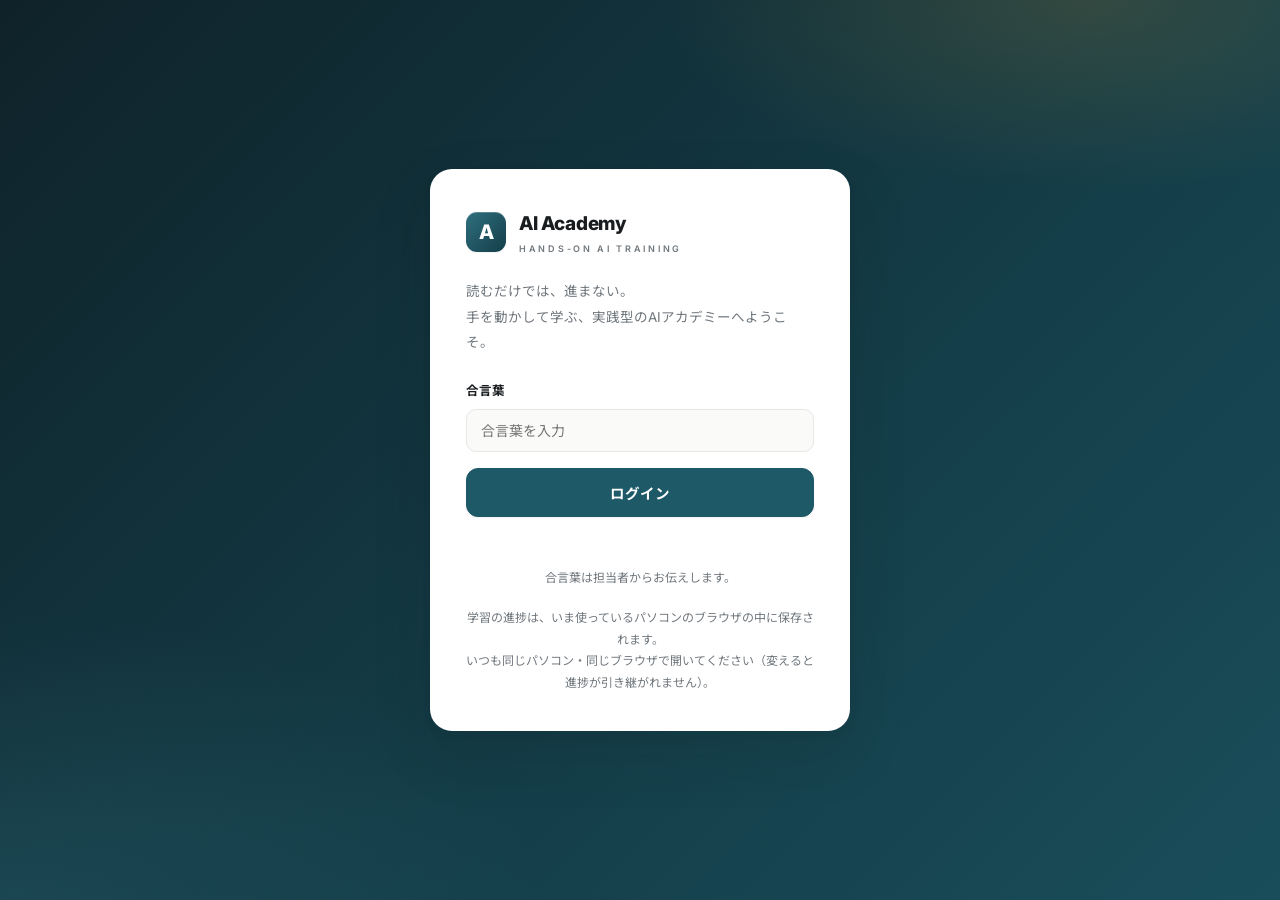
<file: login.html>
<!DOCTYPE html>
<html lang="ja">
<head>
  <meta charset="UTF-8">
  <meta name="viewport" content="width=device-width, initial-scale=1.0">
  <meta name="robots" content="noindex, nofollow">
  <title>ログイン — AI Academy</title>
  <link rel="icon" href="data:image/svg+xml,%3Csvg xmlns='http://www.w3.org/2000/svg' viewBox='0 0 32 32'%3E%3Crect width='32' height='32' rx='8' fill='%231D5967'/%3E%3Ctext x='16' y='22.5' font-size='18' font-weight='700' text-anchor='middle' fill='white' font-family='Inter,sans-serif'%3EA%3C/text%3E%3C/svg%3E">
  <link rel="preconnect" href="https://fonts.googleapis.com">
  <link rel="preconnect" href="https://fonts.gstatic.com" crossorigin>
  <link href="https://fonts.googleapis.com/css2?family=Inter:wght@400;500;600;700;800&family=Noto+Sans+JP:wght@400;500;700;800&display=swap" rel="stylesheet">
  <link rel="stylesheet" href="css/style.css?v=13">
</head>
<body class="login-body">
  <main class="login-wrap">
    <div class="login-card">
      <div class="login-brand">
        <span class="brand-mark" aria-hidden="true">A</span>
        <div>
          <div class="login-title">AI Academy</div>
          <div class="login-sub">HANDS-ON AI TRAINING</div>
        </div>
      </div>
      <p class="login-lead">読むだけでは、進まない。<br>手を動かして学ぶ、実践型のAIアカデミーへようこそ。</p>

      <form id="loginForm" class="login-form" autocomplete="off">
        <label class="field" id="emailField">
          <span class="field-label">メールアドレス</span>
          <input type="email" id="email" placeholder="you@example.com" autocomplete="username">
        </label>
        <label class="field">
          <span class="field-label" id="pwLabel">パスワード</span>
          <input type="password" id="password" placeholder="パスワード" autocomplete="current-password" required>
        </label>
        <button type="submit" class="btn btn-block btn-lg" id="loginBtn">ログイン</button>
        <p class="login-error" id="loginError" role="alert"></p>
      </form>

      <p class="login-note" id="loginNote"></p>
      <p class="login-note">学習の進捗は、いま使っているパソコンのブラウザの中に保存されます。<br>いつも同じパソコン・同じブラウザで開いてください（変えると進捗が引き継がれません）。</p>
    </div>
  </main>

  <script type="module">
    import { AUTH_CONFIG } from './js/config.js'
    import { login, redirectIfAuthed, safeNext } from './js/auth.js'

    // すでにログイン済みなら中へ
    redirectIfAuthed()

    // demo モードはメール欄を隠し「合言葉」表示にする
    const isDemo = AUTH_CONFIG.mode !== 'supabase'
    if (isDemo) {
      document.getElementById('emailField').style.display = 'none'
      document.getElementById('pwLabel').textContent = '合言葉'
      document.getElementById('password').placeholder = '合言葉を入力'
      document.getElementById('loginNote').textContent = '合言葉は担当者からお伝えします。'
    } else {
      document.getElementById('loginNote').textContent = 'メールアドレスとパスワードでログインしてください。'
    }

    const form = document.getElementById('loginForm')
    const errEl = document.getElementById('loginError')
    const btn = document.getElementById('loginBtn')

    form.addEventListener('submit', async (e) => {
      e.preventDefault()
      errEl.textContent = ''
      btn.disabled = true
      btn.textContent = '確認中…'
      const email = document.getElementById('email').value.trim()
      const password = document.getElementById('password').value
      const res = await login(email, password)
      if (res.ok) {
        const next = new URLSearchParams(window.location.search).get('next')
        window.location.replace(safeNext(next))
      } else {
        errEl.textContent = res.error || 'ログインに失敗しました。'
        btn.disabled = false
        btn.textContent = 'ログイン'
      }
    })
  </script>
</body>
</html>
</file>
<file: css/style.css>
/* =====================================================================
   AI Academy — スタイルシート v3（プロフェッショナル・リデザイン）
   デザインシステム:
     フォント: Inter + Noto Sans JP
     ブランド: ディープティール #1D5967（図解SVGの #2F6F7E と同系で調和）
     アクセント: リファインドゴールド #A97E1F（修了・ハイライト）
     ニュートラル: 上質なウォームグレー階調
   ===================================================================== */
:root {
  --bg:         #F4F4F2;
  --surface:    #FFFFFF;
  --surface-2:  #FAFAF8;
  --ink:        #1A1D1F;
  --ink-2:      #34393D;
  --sub:        #6E757B;
  --faint:      #70777D; /* 旧#9AA1A7はコントラスト2.6:1で章メタ等が読めなかった（2026-07-16改善） */
  --line:       #E7E8E6;
  --line-2:     #F0F1EF;

  --brand:      #1D5967;
  --brand-2:    #2F6F7E;
  --brand-d:    #143E49;
  --brand-soft: #EAF2F3;

  --gold:       #A97E1F;
  --gold-2:     #C29233;
  --gold-soft:  #F8F2E1;

  --green:      #1E7A46;
  --green-soft: #EAF5EE;
  --brick:      #B3402E;
  --brick-soft: #FBEFEC;

  --indigo:     var(--brand);   /* 後方互換 */
  --indigo-d:   var(--brand-d);

  --shadow-xs:  0 1px 2px rgba(20, 28, 30, .06);
  --shadow-sm:  0 1px 2px rgba(20, 28, 30, .05), 0 4px 12px rgba(20, 28, 30, .05);
  --shadow-md:  0 2px 4px rgba(20, 28, 30, .05), 0 12px 28px rgba(20, 28, 30, .08);
  --shadow-lg:  0 4px 8px rgba(20, 28, 30, .06), 0 24px 60px rgba(20, 28, 30, .14);

  --r-sm: 10px;
  --r-md: 14px;
  --r-lg: 18px;
  --maxw: 1060px;
  --font: "Inter", "Noto Sans JP", "Hiragino Kaku Gothic ProN", "Yu Gothic Medium", sans-serif;
  --font-serif: "Hiragino Mincho ProN", "Yu Mincho", Georgia, serif;
  --mono: "SFMono-Regular", "SF Mono", Consolas, Menlo, monospace;
}
* { box-sizing: border-box; }
html { scroll-behavior: smooth; }
html, body { margin: 0; padding: 0; }
body {
  font-family: var(--font);
  color: var(--ink);
  background: var(--bg);
  line-height: 1.8;
  font-size: 14.5px;
  -webkit-font-smoothing: antialiased;
  text-rendering: optimizeLegibility;
  display: flex; flex-direction: column; min-height: 100vh;
}
a { color: var(--brand); text-decoration: none; }
a:hover { text-decoration: underline; text-underline-offset: 3px; }
::selection { background: rgba(29, 89, 103, .18); }
:focus-visible { outline: 2px solid var(--brand-2); outline-offset: 2px; border-radius: 4px; }
.boot-note { padding: 80px 20px; text-align: center; color: var(--sub); }

/* ============================ ヘッダー ============================ */
.site-header {
  background: rgba(255, 255, 255, .86);
  backdrop-filter: blur(14px);
  -webkit-backdrop-filter: blur(14px);
  border-bottom: 1px solid var(--line);
  position: sticky; top: 0; z-index: 50;
}
.header-inner {
  max-width: var(--maxw); margin: 0 auto; padding: 12px 24px;
  display: flex; align-items: center; justify-content: space-between; gap: 16px;
}
.brand { display: flex; align-items: center; gap: 12px; color: var(--ink); }
.brand:hover { text-decoration: none; }
.brand-mark {
  display: inline-flex; align-items: center; justify-content: center;
  width: 40px; height: 40px; border-radius: 11px;
  background: linear-gradient(135deg, var(--brand-2), var(--brand-d));
  color: #fff; font-weight: 800; font-size: 20px; letter-spacing: 0;
  box-shadow: inset 0 1px 0 rgba(255,255,255,.22), var(--shadow-xs);
  flex: 0 0 auto;
}
.brand-text { display: flex; flex-direction: column; line-height: 1.25; }
.brand-title { font-size: 16.5px; font-weight: 800; letter-spacing: -0.01em; color: var(--ink); }
.brand-sub { font-size: 9px; letter-spacing: .3em; color: var(--faint); font-weight: 600; }
.header-right { display: flex; align-items: center; gap: 18px; font-size: 13px; }
.learner { display: inline-flex; align-items: center; gap: 8px; color: var(--ink-2);
  background: var(--surface-2); border: 1px solid var(--line); border-radius: 999px; padding: 5px 14px 5px 6px; }
.learner-avatar { width: 24px; height: 24px; border-radius: 50%;
  background: linear-gradient(135deg, var(--brand-2), var(--brand-d)); display: inline-block; }
.learner strong { color: var(--ink); font-weight: 700; font-size: 12.5px; }
.reset-link { color: var(--faint); font-size: 12px; white-space: nowrap; cursor: pointer; }
.reset-link:hover { color: var(--ink-2); text-decoration: none; }

/* ============================ レイアウト ============================ */
#app { flex: 1 0 auto; width: 100%; max-width: var(--maxw); margin: 0 auto; padding: 32px 24px 72px; }
.view { animation: fadeIn .28s cubic-bezier(.2,.7,.3,1); }
@keyframes fadeIn { from { opacity: 0; transform: translateY(6px);} to { opacity: 1; transform: none; } }
.view-lesson { max-width: 850px; margin: 0 auto; }
.breadcrumb { font-size: 12px; color: var(--faint); margin-bottom: 18px; font-weight: 500; }
.breadcrumb a { color: var(--sub); }
.section-label { font-size: 12px; font-weight: 800; letter-spacing: .1em; color: var(--sub);
  text-transform: uppercase; margin: 8px 0 16px; }
.page-title { font-size: 25px; font-weight: 800; color: var(--ink); margin: 6px 0 6px; letter-spacing: -0.015em; line-height: 1.45; }
.page-sub { font-size: 13.5px; color: var(--sub); margin: 0 0 24px; }
.step-head { display: flex; align-items: center; gap: 10px; flex-wrap: wrap; }
.course-head { display: flex; align-items: center; gap: 10px; }

/* ============================ ヒーロー ============================ */
.hero {
  position: relative; overflow: hidden;
  background:
    radial-gradient(720px 300px at 88% -10%, rgba(194, 146, 51, .22), transparent 60%),
    radial-gradient(900px 420px at -10% 110%, rgba(47, 111, 126, .35), transparent 60%),
    linear-gradient(135deg, #0F2229 0%, #143E49 60%, #1D5967 130%);
  color: #fff; border-radius: 20px; padding: 42px 42px 38px; margin-bottom: 26px;
  box-shadow: var(--shadow-md);
}
.hero::after {
  content: ""; position: absolute; inset: 0; pointer-events: none;
  background-image: radial-gradient(rgba(255,255,255,.09) 1px, transparent 1px);
  background-size: 22px 22px;
  mask-image: linear-gradient(115deg, transparent 40%, rgba(0,0,0,.9));
  -webkit-mask-image: linear-gradient(115deg, transparent 40%, rgba(0,0,0,.9));
}
.hero-kicker { font-size: 10.5px; letter-spacing: .34em; color: #D9B45B; margin: 0 0 14px; font-weight: 700; }
.hero-title { font-size: clamp(24px, 3.4vw, 33px); font-weight: 800; line-height: 1.42; margin: 0 0 10px; letter-spacing: -0.01em; }
.hero-sub { font-size: 14.5px; color: rgba(233, 240, 242, .82); margin: 0 0 22px; max-width: 560px; }
.hero-cta { position: relative; z-index: 1; }
.hero-skip { position: relative; z-index: 1; margin: 16px 0 0; font-size: 12.5px; color: rgba(233,240,242,.72); }
.hero-skip a { color: #E6C578; text-decoration: underline; text-underline-offset: 3px; }
.hero-skip a:hover { color: #F2DCA8; }
.inst-flag { display: inline-block; margin-left: 12px; font-size: 11px; font-weight: 700; color: #142229;
  background: #D9B45B; padding: 3px 10px; border-radius: 999px; vertical-align: middle; }

/* ============================ 能力ラダー（ステッパー） ============================ */
.ladder { background: var(--surface); border: 1px solid var(--line); border-radius: var(--r-lg);
  padding: 24px 26px 18px; margin-bottom: 30px; box-shadow: var(--shadow-xs); }
.ladder-track { display: grid; grid-template-columns: 1fr 1fr 1fr 1fr; gap: 12px; position: relative; }
.ladder-track::before { content: ""; position: absolute; left: 6%; right: 6%; top: 13px; height: 2px;
  background: var(--line); z-index: 0; }
.ladder-arrow { display: none; }
.ladder-step { position: relative; z-index: 1; text-align: center; padding: 0 6px; }
.ladder-badge { display: inline-flex; align-items: center; justify-content: center;
  min-width: 44px; height: 26px; border-radius: 999px; padding: 0 12px;
  font-size: 12px; font-weight: 800; letter-spacing: .04em;
  background: var(--surface); color: var(--faint); border: 2px solid var(--line);
  margin-bottom: 10px; }
.ladder-step.reached .ladder-badge {
  background: linear-gradient(135deg, var(--brand-2), var(--brand-d));
  color: #fff; border-color: transparent; box-shadow: var(--shadow-xs); }
.ladder-name { font-size: 13px; font-weight: 700; color: var(--ink); line-height: 1.4; }
.ladder-step.reached .ladder-name { color: var(--brand); }
.ladder-note { font-size: 12px; color: var(--faint); margin-top: 3px; }
.ladder-goal { text-align: center; font-size: 12px; color: var(--sub); margin: 16px 0 0;
  padding-top: 14px; border-top: 1px solid var(--line-2); }
.ladder-goal strong { color: var(--gold); font-weight: 800; }

/* ============================ コースカード ============================ */
.course-grid { display: grid; grid-template-columns: repeat(auto-fill, minmax(310px, 1fr)); gap: 16px; }
.course-card { position: relative; background: var(--surface); border: 1px solid var(--line);
  border-radius: var(--r-lg); padding: 22px 22px 18px; box-shadow: var(--shadow-xs);
  display: flex; flex-direction: column; gap: 9px; overflow: hidden;
  transition: transform .18s ease, box-shadow .18s ease, border-color .18s ease; }
.course-card:hover { transform: translateY(-3px); box-shadow: var(--shadow-md); border-color: #d9dcd9; }
.course-card::before { content: ""; position: absolute; top: 0; left: 0; right: 0; height: 4px;
  background: linear-gradient(90deg, var(--brand-2), var(--brand-d)); }
.course-card:nth-child(2)::before { background: linear-gradient(90deg, #3A7D8D, #1D5967); }
.course-card:nth-child(3)::before { background: linear-gradient(90deg, #27546B, #12303E); }
.course-card:nth-child(4)::before { background: linear-gradient(90deg, var(--gold-2), var(--gold)); }
.course-card.is-done { background: linear-gradient(180deg, #FCFEFD, #F4FAF6); }
.cc-top { display: flex; align-items: center; justify-content: space-between; }
.cc-title { font-size: 17.5px; font-weight: 800; color: var(--ink); margin: 0; letter-spacing: -0.01em; }
.cc-tagline { font-size: 12.5px; color: var(--sub); margin: 0; flex: 1 0 auto; }
.cc-progress { display: flex; align-items: center; gap: 12px; margin-top: 4px; }
.cc-bar { flex: 1; height: 7px; background: var(--line-2); border-radius: 999px; overflow: hidden; }
.cc-fill { height: 100%; background: linear-gradient(90deg, var(--brand-2), var(--brand)); border-radius: 999px; transition: width .4s ease; }
.is-done .cc-fill { background: linear-gradient(90deg, #2E9058, var(--green)); }
.cc-meta { font-size: 12px; color: var(--sub); white-space: nowrap; font-weight: 600; }
.cc-actions { display: flex; gap: 8px; margin-top: 8px; }

/* ============================ タグ・バッジ ============================ */
.tag { font-size: 11.5px; font-weight: 800; border-radius: 6px; padding: 2px 9px; letter-spacing: .04em; }
.tag-level { background: var(--brand-soft); color: var(--brand); }
.st-badge { font-size: 12px; font-weight: 800; border-radius: 999px; padding: 3px 11px; letter-spacing: .02em; }
.st-passed { background: var(--green); color: #fff; }
.st-open { background: var(--brand-soft); color: var(--brand); }
.st-locked { background: var(--line-2); color: var(--faint); }
.st-soon { background: var(--gold-soft); color: #7A5A13; }
.lock-note { font-size: 12px; color: var(--faint); }
.cert-hint { font-size: 12.5px; color: rgba(233,240,242,.75); }

/* ============================ 章リスト ============================ */
.chapter-list { display: flex; flex-direction: column; gap: 10px; margin-top: 10px; }
.chapter-row { position: relative; display: flex; align-items: center; gap: 18px;
  background: var(--surface); border: 1px solid var(--line); border-radius: var(--r-md);
  padding: 16px 20px; box-shadow: var(--shadow-xs); transition: border-color .15s ease, box-shadow .15s ease; }
.chapter-row.open { border-color: #c6d6da; }
.chapter-row.open:hover { box-shadow: var(--shadow-sm); }
.chapter-row.cleared { background: linear-gradient(180deg, #FBFDFC, #F5FAF7); }
.chapter-row.cleared::before { content: ""; position: absolute; left: 0; top: 10px; bottom: 10px; width: 3px;
  border-radius: 3px; background: var(--green); }
.chapter-row.locked { opacity: .62; }
.chapter-row.soon { background: var(--surface-2); border-style: dashed; }
.chr-no { font-size: 12px; font-weight: 800; color: var(--faint); white-space: nowrap; min-width: 54px;
  letter-spacing: .06em; }
.chr-main { flex: 1; min-width: 0; }
.chr-title { font-size: 15px; font-weight: 700; color: var(--ink); letter-spacing: -0.005em; }
.chr-goal { font-size: 12px; color: var(--sub); margin-top: 3px; }
.chr-meta { font-size: 12px; color: var(--faint); margin-top: 5px; font-weight: 600; }
.chr-side { display: flex; flex-direction: column; align-items: flex-end; gap: 8px; white-space: nowrap; }

/* ============================ レッスン一覧 ============================ */
.lesson-list { display: flex; flex-direction: column; gap: 7px; margin-top: 12px; }
.lesson-row { display: flex; align-items: center; gap: 13px; background: var(--surface);
  border: 1px solid var(--line); border-radius: var(--r-sm); padding: 12px 16px; color: var(--ink);
  transition: border-color .14s ease, background .14s ease, transform .14s ease; }
.lesson-row:hover { text-decoration: none; border-color: #c6d6da; background: #FDFEFE; transform: translateX(2px); }
.lesson-row.done { background: var(--surface-2); }
.lr-idx { font-size: 12px; font-weight: 800; color: var(--faint); min-width: 20px; text-align: center; }
.lr-type { font-size: 11px; font-weight: 800; border-radius: 6px; padding: 3px 9px; white-space: nowrap; letter-spacing: .06em; }
.lr-type.t-lecture { background: var(--line-2); color: var(--ink-2); }
.lr-type.t-practice { background: var(--green-soft); color: var(--green); }
.lr-type.t-submit { background: #8A6516; color: #fff; } /* 最重要ラベル「関門」は濃地×白字で目立たせる */
.lr-title { flex: 1; font-size: 13.5px; font-weight: 600; min-width: 0; }
.lr-right { font-size: 12px; color: var(--faint); display: flex; align-items: center; gap: 9px; white-space: nowrap; }
.lr-done { display: inline-flex; align-items: center; justify-content: center; background: var(--green);
  color: #fff; font-size: 11px; font-weight: 800; border-radius: 999px; padding: 2px 9px; }

/* ============================ レッスン本文 ============================ */
.lesson-body { font-size: 15px; line-height: 2.05; color: var(--ink-2); }
.lesson-body p { margin: 0 0 16px; }
.lesson-body strong { color: var(--ink); font-weight: 700; }
.done-bar { margin: 24px 0 8px; }

/* ---- 図解: figure ---- */
/* スマホ幅ではSVGを縮小せず原寸横スクロールにする（縮小すると図中文字が判読不能になる） */
.figure { margin: 22px 0; background: var(--surface); border: 1px solid var(--line);
  border-radius: var(--r-md); padding: 20px 20px 12px; box-shadow: var(--shadow-xs);
  overflow-x: auto; -webkit-overflow-scrolling: touch; }
.figure svg { width: 100%; height: auto; display: block; min-width: 560px; }
.figure figcaption { font-size: 12.5px; color: var(--sub); text-align: center; margin-top: 10px;
  padding-top: 10px; border-top: 1px solid var(--line-2); }

/* ---- 図解: ターミナル再現モック ---- */
.term-mock { margin: 20px 0; border-radius: var(--r-md); overflow: hidden;
  border: 1px solid #23282E; box-shadow: var(--shadow-sm); }
.tm-bar { display: flex; align-items: center; gap: 6px; background: #171B20; padding: 10px 14px; }
.tm-bar span { width: 11px; height: 11px; border-radius: 50%; }
.tm-bar span:nth-child(1) { background: #E0655A; }
.tm-bar span:nth-child(2) { background: #E0B13F; }
.tm-bar span:nth-child(3) { background: #57B464; }
.tm-bar em { font-style: normal; font-size: 12px; color: #8A939D; margin-left: 8px; font-weight: 500; }
.tm-body { background: #0E1114; padding: 16px 18px; font-family: var(--mono); font-size: 12.5px; line-height: 1.85; }
.tm-body p { margin: 0 0 12px; white-space: pre-wrap; word-break: break-word; }
.tm-body p:last-child { margin-bottom: 0; }
.tm-in { color: #8ECFDD; }
.tm-in::before { content: "あなた ▸ "; color: #57B464; font-weight: 700; }
.tm-out { color: #C9CFD6; }
.tm-out::before { content: "AI ▸ "; color: #C29233; font-weight: 700; }
.tm-cmd { color: #E8EBEE; background: #171C21; border-radius: 8px; padding: 8px 12px; }
.tm-cmd::before { content: "$ "; color: #57B464; font-weight: 700; }

/* ---- 図解: ステップ図 ---- */
.steps-fig { list-style: none; counter-reset: sf; margin: 20px 0; padding: 0;
  display: flex; flex-direction: column; gap: 9px; }
.steps-fig li { counter-increment: sf; position: relative; background: var(--surface);
  border: 1px solid var(--line); border-radius: var(--r-sm); padding: 13px 16px 13px 54px;
  font-size: 13.5px; line-height: 1.75; }
.steps-fig li::before { content: counter(sf); position: absolute; left: 14px; top: 50%;
  transform: translateY(-50%); width: 26px; height: 26px; border-radius: 50%;
  background: linear-gradient(135deg, var(--brand-2), var(--brand-d)); color: #fff;
  font-size: 12.5px; font-weight: 800; display: flex; align-items: center; justify-content: center; }

/* ---- 図解: Before/After比較 ---- */
.compare { display: grid; grid-template-columns: 1fr 1fr; gap: 14px; margin: 20px 0; }
.cmp-col { background: var(--brick-soft); border: 1px solid #EDD5CE; border-radius: var(--r-md);
  padding: 15px 17px; font-size: 13px; line-height: 1.85; }
.cmp-col h5 { margin: 0 0 7px; font-size: 12px; font-weight: 800; color: #8F3527; letter-spacing: .02em; }
.cmp-col.good { background: var(--green-soft); border-color: #CBE5D3; }
.cmp-col.good h5 { color: var(--green); }
.cmp-col p { margin: 0; }

/* ---- 図解: callout ---- */
.callout { background: var(--gold-soft); border-left: 3px solid var(--gold-2); border-radius: 8px;
  padding: 14px 18px; font-size: 13.5px; line-height: 1.85; margin: 20px 0; color: var(--ink-2); }
.callout strong { color: var(--ink); }
/* 「詰まったら」を症状ごとの縦リストで見せる（パニック中でも自分の症状を探せる） */
.stuck-list { list-style: none; margin: 10px 0 0; padding: 0; display: flex; flex-direction: column; gap: 8px; }
.stuck-list li { background: rgba(255, 255, 255, .68); border-radius: 8px; padding: 9px 13px; }

/* ---- 動画スロット ---- */
.video-slot { display: flex; align-items: center; gap: 12px; background: var(--surface-2);
  border: 1px dashed #D5D2C8; border-radius: var(--r-sm); padding: 13px 16px;
  font-size: 12.5px; color: var(--sub); margin: 16px 0; }
.vs-label { font-size: 10px; font-weight: 800; background: #E4E0D4; color: #6B6552;
  border-radius: 6px; padding: 3px 9px; white-space: nowrap; letter-spacing: .06em; }

/* ============================ パート枠 ============================ */
.part { background: var(--surface); border: 1px solid var(--line); border-radius: var(--r-md);
  padding: 20px 22px; margin-bottom: 16px; box-shadow: var(--shadow-xs); }
.part-label { display: flex; align-items: center; gap: 10px; font-size: 14px; font-weight: 800;
  color: var(--ink); margin-bottom: 12px; letter-spacing: -0.005em; }
.part-no { display: inline-flex; align-items: center; justify-content: center; width: 25px; height: 25px;
  border-radius: 8px; background: linear-gradient(135deg, var(--brand-2), var(--brand-d));
  color: #fff; font-size: 12px; font-weight: 800; flex: 0 0 auto; }
.part-intro { font-size: 13.5px; color: var(--ink-2); margin: 0 0 14px; }
.part.tips { background: #F2F6F7; border-color: #D9E4E7; }
.part.tips .part-label { margin-bottom: 5px; font-size: 12.5px; color: var(--brand); }
.part.tips p { margin: 0; font-size: 13px; color: var(--ink-2); }
.soon-box { background: var(--gold-soft); border: 1px solid #EBDFC0; border-radius: var(--r-sm);
  padding: 14px 18px; font-size: 13.5px; color: var(--ink-2); margin: 0 0 18px; }

/* ---- プロンプト箱 ---- */
.prompt-box { border-radius: var(--r-md); overflow: hidden; border: 1px solid #23282E; box-shadow: var(--shadow-sm); }
.prompt-bar { display: flex; align-items: center; justify-content: space-between; gap: 12px;
  background: #171B20; color: #A8B0B9; font-size: 12px; padding: 9px 14px; font-weight: 500; }
.copy-btn { background: var(--brand-2); color: #fff; border: none; border-radius: 8px;
  padding: 6px 15px; font-size: 12px; font-weight: 700; cursor: pointer; font-family: inherit;
  transition: background .14s ease; }
.copy-btn:hover { background: var(--brand); }
.prompt-pre { margin: 0; background: #0E1114; color: #E4E8EB; padding: 16px 18px;
  font-size: 12.5px; line-height: 1.8; white-space: pre-wrap; word-break: break-word;
  font-family: var(--mono); overflow-x: auto; }

/* ---- 進捗の保存場所の告知 ---- */
.storage-note { font-size: 12.5px; color: var(--sub); margin: 22px 4px 0; }

/* ---- 関門ページの実習リンク行 ---- */
.gate-practices { font-size: 12.5px; color: var(--sub); margin: -4px 0 12px; }
.gate-practices a { font-weight: 700; }

/* ---- 証拠貼付け ---- */
.evidence { width: 100%; min-height: 140px; resize: vertical; border: 1px solid var(--line);
  border-radius: var(--r-sm); padding: 14px 15px; font-size: 13px; line-height: 1.7;
  font-family: var(--mono); color: var(--ink); background: var(--surface-2);
  transition: border-color .14s ease, box-shadow .14s ease; }
.evidence:focus { outline: none; border-color: var(--brand-2); background: #fff;
  box-shadow: 0 0 0 4px rgba(47, 111, 126, .12); }
.verify-bar { display: flex; align-items: center; gap: 12px; margin-top: 14px; flex-wrap: wrap; }
.verify-result { margin-top: 16px; }
.ck-list { list-style: none; margin: 0 0 14px; padding: 0; display: flex; flex-direction: column; gap: 7px; }
.ck-list li { font-size: 13px; display: flex; align-items: center; gap: 10px; padding: 9px 13px;
  border-radius: var(--r-sm); font-weight: 500; }
.ck-list li.ok { background: var(--green-soft); color: #17603A; }
.ck-list li.ng { background: var(--brick-soft); color: #8F3527; }
.ck-mark { font-size: 11px; font-weight: 800; border-radius: 6px; padding: 2px 8px; flex: 0 0 auto; letter-spacing: .04em; }
.ck-list li.ok .ck-mark { background: var(--green); color: #fff; }
.ck-list li.ng .ck-mark { background: var(--brick); color: #fff; }
.vr-pass { background: var(--green-soft); border: 1px solid #CBE5D3; color: #17603A;
  font-weight: 700; font-size: 14px; border-radius: var(--r-sm); padding: 14px 17px; margin-bottom: 14px; }
.vr-fail { background: var(--brick-soft); border: 1px solid #EDD0C8; color: #8F3527;
  font-size: 13.5px; border-radius: var(--r-sm); padding: 14px 17px; margin-bottom: 14px; }

/* ============================ ミニテスト ============================ */
.q-block { background: var(--surface); border: 1px solid var(--line); border-radius: var(--r-md);
  padding: 17px 19px; margin-bottom: 13px; }
.q-head { display: flex; align-items: flex-start; gap: 11px; margin-bottom: 12px; }
.q-num { flex: 0 0 auto; width: 25px; height: 25px; border-radius: 8px;
  background: linear-gradient(135deg, var(--brand-2), var(--brand-d)); color: #fff;
  font-size: 12.5px; font-weight: 800; display: flex; align-items: center; justify-content: center; }
.q-text { font-size: 13.5px; font-weight: 700; color: var(--ink); line-height: 1.65; }
.choices { display: flex; flex-direction: column; gap: 8px; }
.choice { display: flex; align-items: center; gap: 10px; border: 1px solid var(--line);
  border-radius: var(--r-sm); padding: 11px 14px; font-size: 13px; cursor: pointer;
  background: var(--surface-2); position: relative; transition: border-color .13s ease, background .13s ease; }
.choice:hover { border-color: #B9CDD2; background: #fff; }
.choice.selected { border-color: var(--brand-2); background: var(--brand-soft); font-weight: 600; }
.choice input { accent-color: var(--brand); width: 15px; height: 15px; flex: 0 0 auto; }
.choice.locked { cursor: default; }
.choice.correct { border-color: #8FC6A3; background: var(--green-soft); }
.choice.wrong { border-color: #DBA595; background: var(--brick-soft); }
.choice-flag { margin-left: auto; font-size: 11px; font-weight: 800; border-radius: 6px;
  padding: 2px 9px; white-space: nowrap; letter-spacing: .04em; }
.choice-flag.ok { background: var(--green); color: #fff; }
.choice-flag.ng { background: var(--brick); color: #fff; }
.explanation { margin-top: 12px; font-size: 12.5px; line-height: 1.85; border-radius: var(--r-sm); padding: 12px 15px; }
.explanation.is-correct { background: var(--green-soft); color: #17603A; }
.explanation.is-wrong { background: var(--brick-soft); color: #8F3527; }
.exp-label { font-weight: 800; margin-right: 6px; }
.grade-bar { display: flex; align-items: center; justify-content: flex-end; gap: 16px; margin: 8px 0 2px; }
.answer-progress { font-size: 12px; color: var(--sub); font-weight: 600; }

/* ============================ ボタン ============================ */
.btn { display: inline-flex; align-items: center; justify-content: center; gap: 7px;
  background: var(--brand); color: #fff; border: 1px solid var(--brand);
  border-radius: var(--r-sm); padding: 10px 19px; font-size: 13.5px; font-weight: 700;
  cursor: pointer; font-family: inherit; letter-spacing: .01em;
  box-shadow: var(--shadow-xs); transition: transform .14s ease, box-shadow .14s ease, background .14s ease; }
.btn:hover { background: var(--brand-d); border-color: var(--brand-d); text-decoration: none;
  transform: translateY(-1px); box-shadow: var(--shadow-sm); }
.btn:active { transform: none; }
.btn-sm { padding: 7px 14px; font-size: 12.5px; border-radius: 9px; }
.btn-lg { padding: 13px 26px; font-size: 14.5px; border-radius: 12px; }
.btn-block { width: 100%; }
.btn-green { background: var(--green); border-color: var(--green); }
.btn-green:hover { background: #17603A; border-color: #17603A; }
.btn-gold { background: linear-gradient(135deg, var(--gold-2), var(--gold)); border-color: transparent;
  box-shadow: 0 2px 8px rgba(169, 126, 31, .3); }
.btn-gold:hover { background: linear-gradient(135deg, #B5872B, #97701B); border-color: transparent; }
.btn-outline { background: var(--surface); color: var(--brand); border-color: #C9D8DC; box-shadow: none; }
.btn-outline:hover { background: var(--brand-soft); color: var(--brand-d); border-color: #B3C8CE; }
.btn-ghost { background: transparent; color: var(--sub); border-color: transparent; box-shadow: none; }
.btn-ghost:hover { background: var(--line-2); color: var(--ink-2); transform: none; box-shadow: none; }
.btn:disabled { opacity: .55; cursor: default; transform: none; }
.btn-row { display: flex; gap: 10px; flex-wrap: wrap; margin-top: 18px; }
.nav-row { display: flex; align-items: center; justify-content: space-between; gap: 10px;
  margin-top: 26px; padding-top: 18px; border-top: 1px solid var(--line); }
.notice { background: var(--gold-soft); border: 1px solid #EBDFC0; border-radius: var(--r-md);
  padding: 18px 20px; font-size: 14px; color: var(--ink-2); }

/* ============================ 修了証 ============================ */
.cert-stage { display: flex; justify-content: center; padding: 16px 0 24px; }
.certificate { position: relative; width: 100%; max-width: 660px; background: #FFFDF5;
  border: 1px solid #D9C79A; border-radius: var(--r-md); padding: 48px 48px 36px; text-align: center;
  box-shadow: var(--shadow-md); }
.certificate::before { content: ""; position: absolute; inset: 10px; border: 1px solid #E3D5AE;
  border-radius: 9px; pointer-events: none; }
.cert-kicker { font-size: 10px; letter-spacing: .38em; color: var(--gold); font-weight: 700; }
.cert-title { font-family: var(--font-serif); font-size: 31px; font-weight: 700; color: var(--ink);
  margin: 10px 0 4px; letter-spacing: .02em; }
.cert-rule { width: 64px; height: 2px; background: linear-gradient(90deg, var(--gold-2), var(--gold));
  margin: 12px auto 22px; border-radius: 2px; }
.cert-lead { font-size: 12.5px; color: var(--sub); margin: 0; }
.cert-name { font-family: var(--font-serif); font-size: 29px; font-weight: 700; color: var(--ink);
  margin: 10px 0 18px; letter-spacing: .04em; }
.cert-body { font-size: 13.5px; color: var(--ink-2); line-height: 2.0; margin: 0 0 24px; }
.cert-meta { display: flex; justify-content: center; gap: 40px; font-size: 11px; color: var(--sub);
  margin-bottom: 26px; letter-spacing: .04em; }
.cert-meta .cm-val { display: block; font-size: 15px; color: var(--ink); font-weight: 700; margin-top: 2px; letter-spacing: 0; }
.cert-footer { display: flex; align-items: center; justify-content: space-between;
  border-top: 1px solid #E8DDBE; padding-top: 18px; }
.cert-org { text-align: left; }
.cert-org-name { font-size: 14px; font-weight: 800; color: var(--ink); }
.cert-org-sub { font-size: 9px; letter-spacing: .26em; color: var(--faint); font-weight: 600; }
.cert-seal { display: flex; flex-direction: column; align-items: center; }
.seal-mark { display: inline-flex; align-items: center; justify-content: center; width: 46px; height: 46px;
  border-radius: 50%; background: linear-gradient(135deg, var(--gold-2), var(--gold)); color: #fff;
  font-weight: 800; font-size: 20px; box-shadow: inset 0 1px 0 rgba(255,255,255,.3), 0 2px 8px rgba(169,126,31,.35); }
.seal-text { font-size: 9px; letter-spacing: .3em; color: var(--gold); margin-top: 5px; font-weight: 700; }

/* ============================ フッター ============================ */
.site-footer { flex-shrink: 0; border-top: 1px solid var(--line); padding: 26px 20px; text-align: center;
  background: var(--surface); }
.footer-note { font-size: 12px; color: var(--faint); max-width: var(--maxw); margin: 0 auto; }

/* ============================ ログイン ============================ */
.login-body {
  background:
    radial-gradient(720px 320px at 85% 0%, rgba(194, 146, 51, .18), transparent 60%),
    radial-gradient(900px 480px at 0% 100%, rgba(47, 111, 126, .30), transparent 60%),
    linear-gradient(135deg, #0F2229 0%, #143E49 60%, #1D5967 130%);
}
.login-wrap { flex: 1; display: flex; align-items: center; justify-content: center; padding: 24px; min-height: 100vh; }
.login-card { background: var(--surface); border-radius: 22px; padding: 38px 36px; width: 100%;
  max-width: 420px; box-shadow: var(--shadow-lg); }
.login-brand { display: flex; align-items: center; gap: 13px; margin-bottom: 22px; }
.login-title { font-size: 19px; font-weight: 800; color: var(--ink); letter-spacing: -0.01em; }
.login-sub { font-size: 9px; letter-spacing: .3em; color: var(--faint); font-weight: 600; }
.login-lead { font-size: 13.5px; color: var(--sub); margin: 0 0 24px; line-height: 1.9; }
.login-form { display: flex; flex-direction: column; gap: 16px; }
.field { display: flex; flex-direction: column; gap: 7px; }
.field-label { font-size: 12.5px; font-weight: 700; color: var(--ink); }
.field input { border: 1px solid var(--line); border-radius: var(--r-sm); padding: 12px 14px;
  font-size: 14px; font-family: inherit; color: var(--ink); background: var(--surface-2);
  transition: border-color .14s ease, box-shadow .14s ease, background .14s ease; }
.field input:focus { outline: none; border-color: var(--brand-2); background: #fff;
  box-shadow: 0 0 0 4px rgba(47, 111, 126, .12); }
.login-error { color: var(--brick); font-size: 12.5px; margin: 0; min-height: 16px; }
.login-note { font-size: 12px; color: var(--faint); margin: 18px 0 0; text-align: center; }

/* ============================ レスポンシブ ============================ */
@media (max-width: 760px) {
  #app { padding: 22px 16px 56px; }
  .hero { padding: 28px 22px 26px; border-radius: 16px; }
  .hero-title { font-size: 22px; }
  .ladder-track { grid-template-columns: 1fr 1fr; gap: 18px 10px; }
  .ladder-track::before { display: none; }
  .header-right { gap: 10px; }
  .learner { display: none; }
  .compare { grid-template-columns: 1fr; }
  .chapter-row { flex-wrap: wrap; }
  .chr-side { flex-direction: row; align-items: center; }
  .certificate { padding: 32px 22px 26px; }
  .nav-row { flex-wrap: wrap; }
  .page-title { font-size: 21px; }
}
</file>
